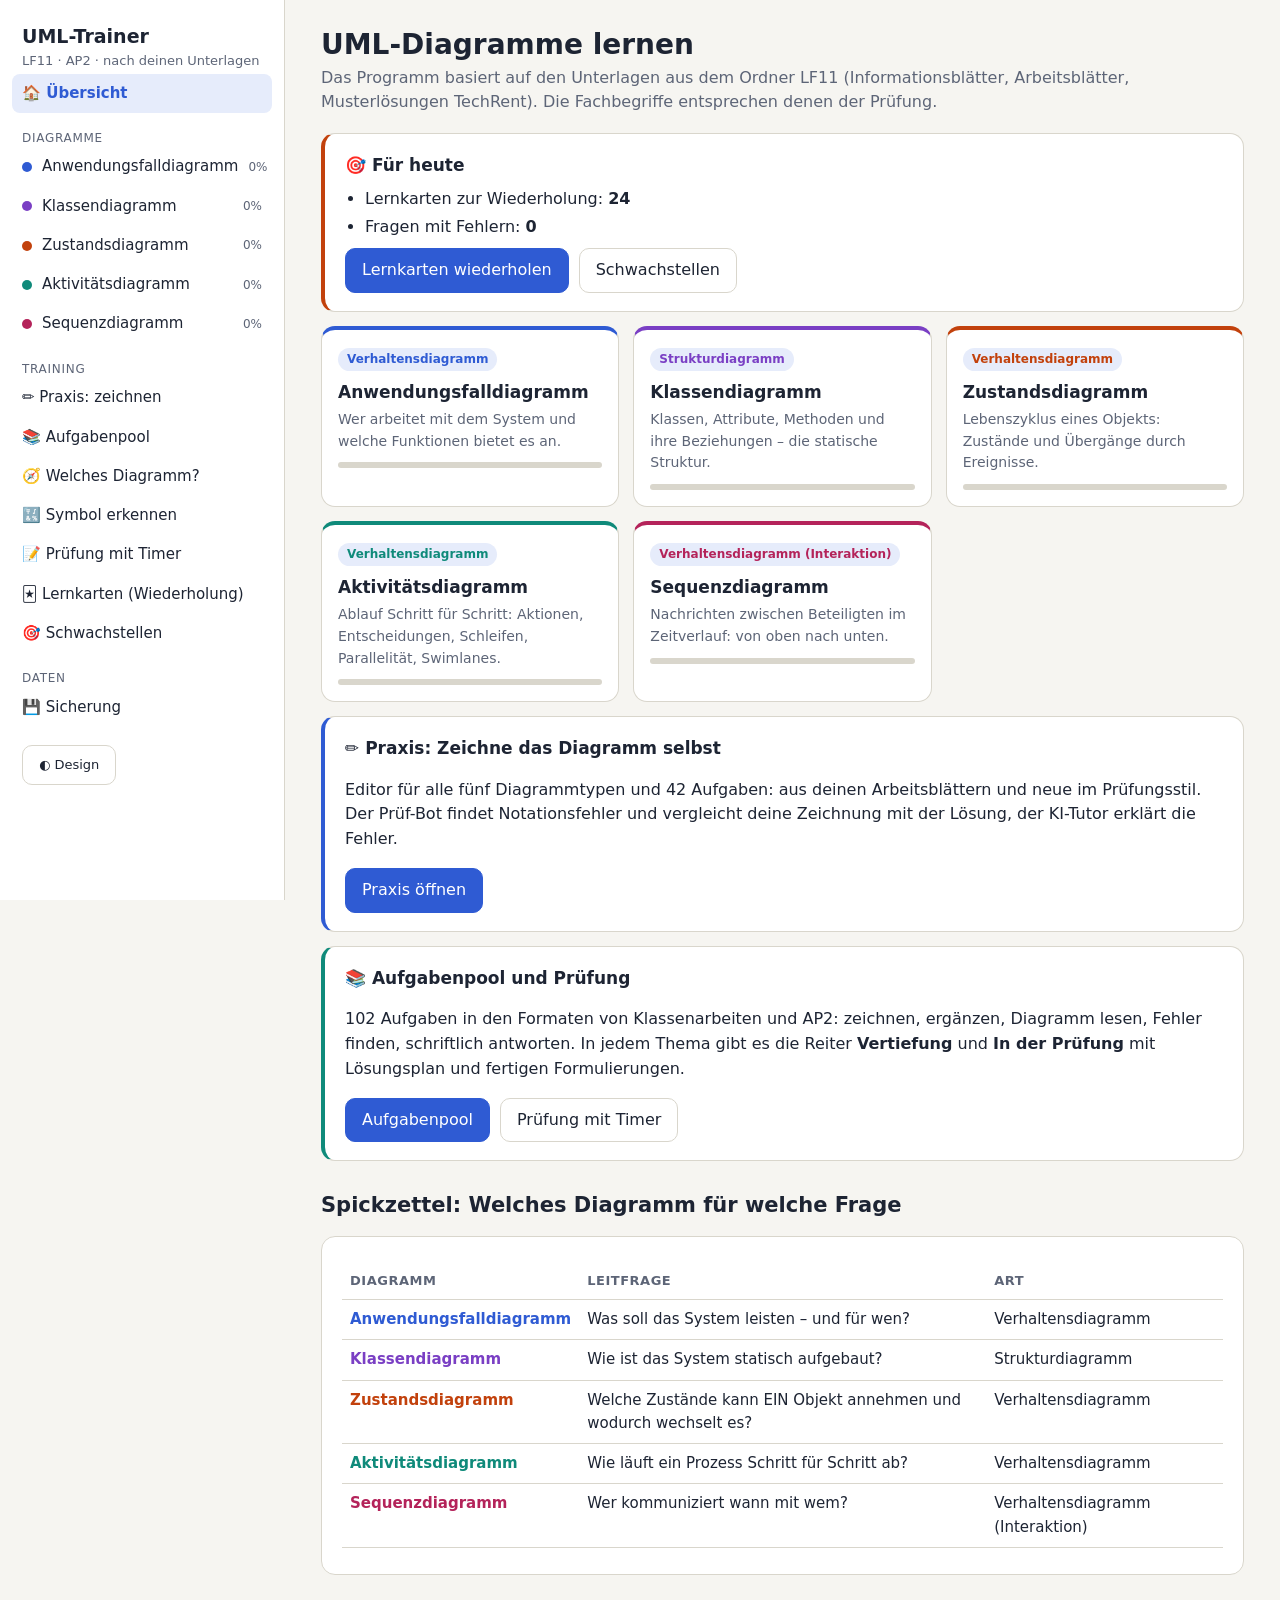
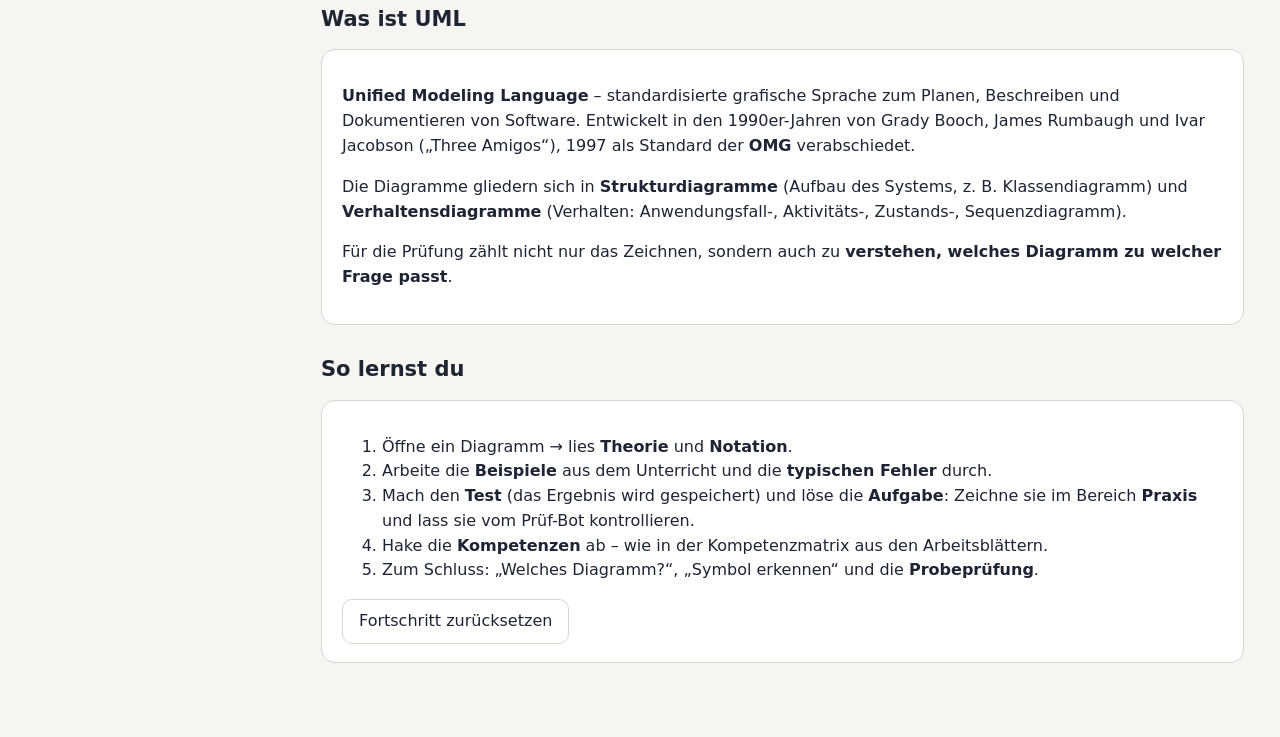
<file: index.html>
<!doctype html>
<html lang="de">
<head>
<meta charset="utf-8">
<meta name="viewport" content="width=device-width,initial-scale=1">
<title>UML-Trainer</title>
<!-- Startseite für GitHub Pages: leitet sofort auf die eigentliche App weiter -->
<meta http-equiv="refresh" content="0; url=UML-Trainer.html">
</head>
<body>
<!-- Ersatzlink, falls der Browser die automatische Weiterleitung blockiert -->
<p><a href="UML-Trainer.html">UML-Trainer öffnen</a></p>
</body>
</html>
</file>
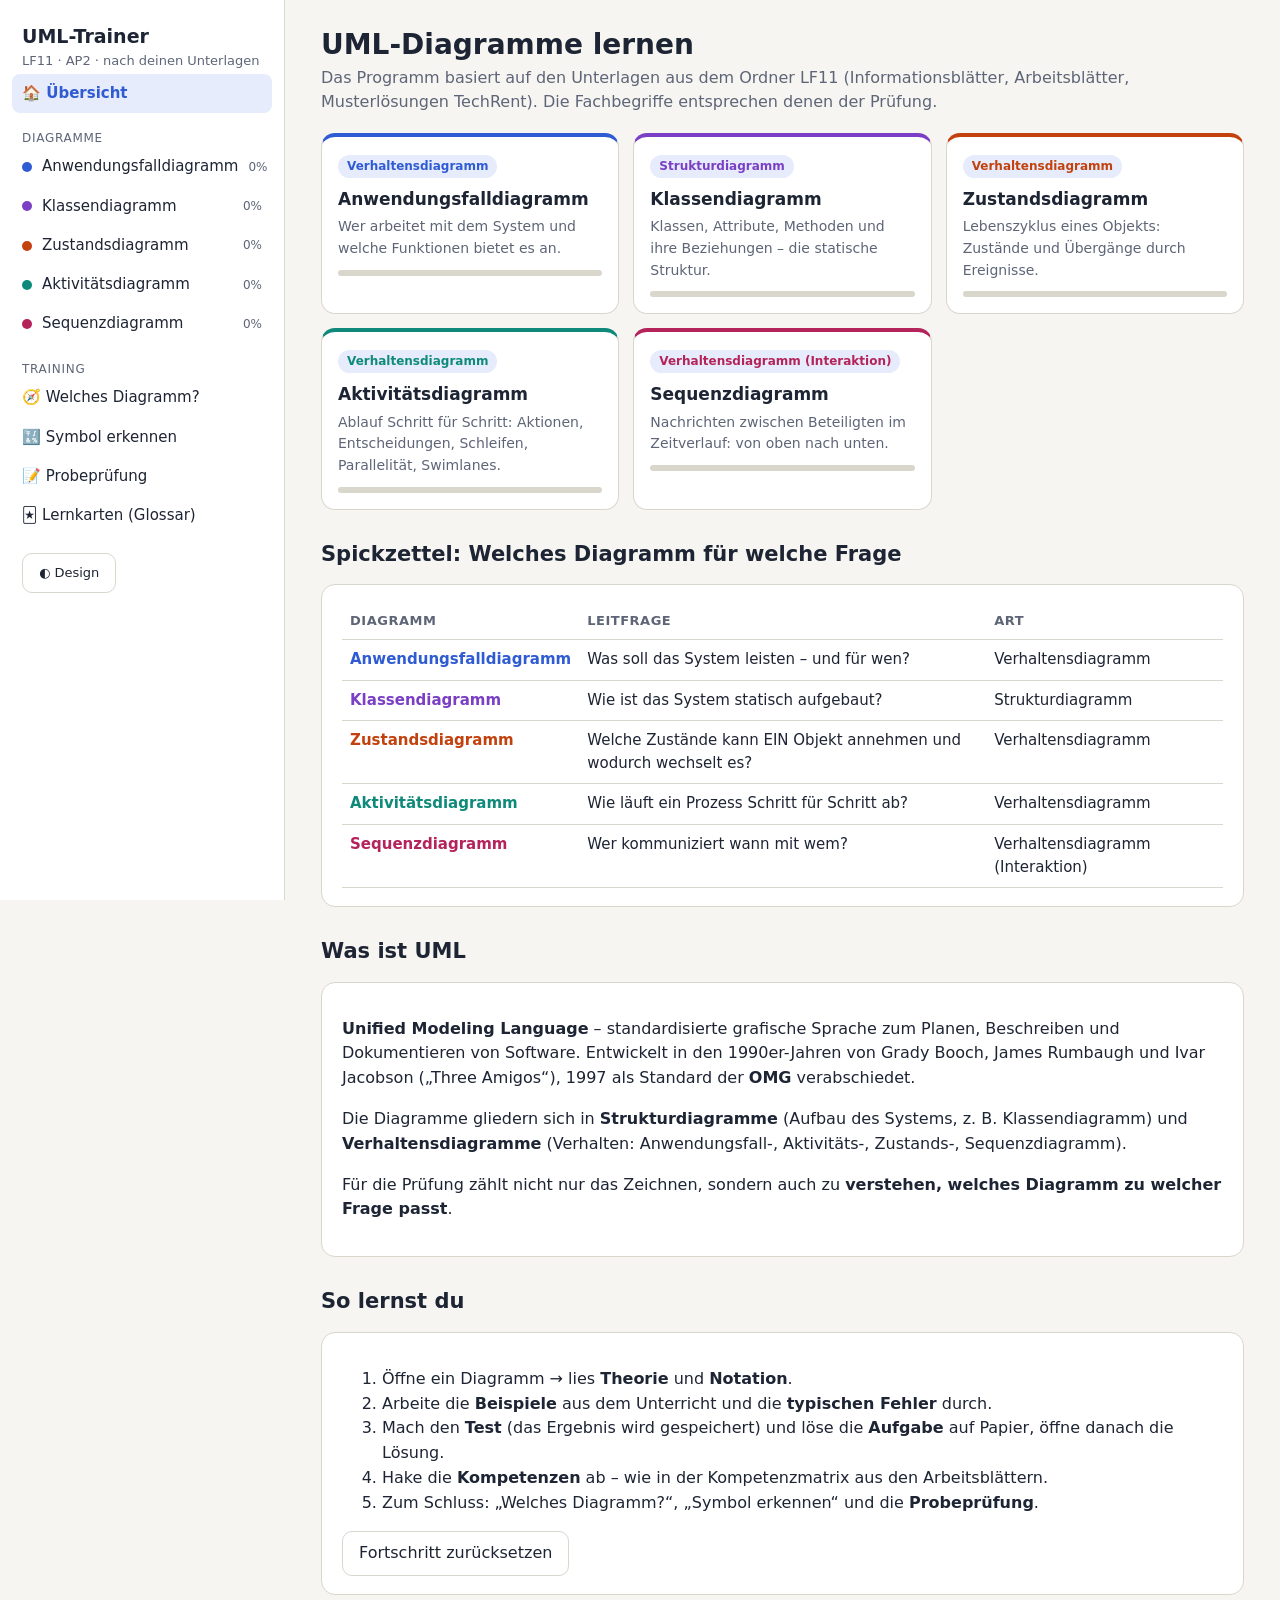
<file: src/template.html>
<!doctype html>
<html lang="de">
<head>
<meta charset="utf-8">
<meta name="viewport" content="width=device-width, initial-scale=1">
<title>UML-Trainer LF11</title>
<style>
:root{
  --bg:#f6f5f1; --card:#ffffff; --ink:#1d2433; --muted:#5d6577; --line:#d9d6cc;
  --accent:#2f5bd3; --accent-soft:#e6ecfb; --ok:#1f8a4c; --ok-soft:#e3f4ea; --bad:#c23b3b; --bad-soft:#fbe7e7;
  --warn:#9a6a00; --warn-soft:#fbf1d6; --code:#f0eee7;
  --uc:#2f5bd3; --cl:#7a3fc4; --st:#c2410c; --ac:#0f8a7a; --sq:#b4235a;
}
@media (prefers-color-scheme: dark){
  :root:not([data-theme="light"]){
    --bg:#14161c; --card:#1d2029; --ink:#e7e9ef; --muted:#a0a6b5; --line:#343846;
    --accent:#7d9cff; --accent-soft:#232c45; --ok:#4cc483; --ok-soft:#18301f; --bad:#ff7a7a; --bad-soft:#3a1d1f;
    --warn:#e6b84a; --warn-soft:#352c14; --code:#262a35;
    --uc:#7d9cff; --cl:#b98cf5; --st:#f08a54; --ac:#3fc9b5; --sq:#f06b9b;
  }
}
:root[data-theme="dark"]{
  --bg:#14161c; --card:#1d2029; --ink:#e7e9ef; --muted:#a0a6b5; --line:#343846;
  --accent:#7d9cff; --accent-soft:#232c45; --ok:#4cc483; --ok-soft:#18301f; --bad:#ff7a7a; --bad-soft:#3a1d1f;
  --warn:#e6b84a; --warn-soft:#352c14; --code:#262a35;
  --uc:#7d9cff; --cl:#b98cf5; --st:#f08a54; --ac:#3fc9b5; --sq:#f06b9b;
}
*{box-sizing:border-box}
html,body{margin:0}
body{background:var(--bg);color:var(--ink);font:16px/1.55 system-ui,-apple-system,"Segoe UI",Roboto,sans-serif}
a{color:var(--accent)}
.app{display:grid;grid-template-columns:285px 1fr;min-height:100vh}
nav.side{background:var(--card);border-right:1px solid var(--line);padding:18px 12px;position:sticky;top:0;height:100vh;overflow:auto}
.brand{font-weight:750;font-size:19px;padding:4px 10px 2px}
.brand small{display:block;font-weight:500;font-size:13px;color:var(--muted)}
.navgroup{margin-top:16px;font-size:12px;text-transform:uppercase;letter-spacing:.06em;color:var(--muted);padding:0 10px}
.navbtn{display:flex;align-items:center;gap:10px;width:100%;text-align:left;border:0;background:none;color:var(--ink);padding:8px 10px;border-radius:8px;font:inherit;font-size:15px;cursor:pointer}
.navbtn:hover{background:var(--accent-soft)}
.navbtn.active{background:var(--accent-soft);color:var(--accent);font-weight:650}
.dot{width:10px;height:10px;border-radius:50%;flex:none}
.navbtn .pct{margin-left:auto;font-size:12px;color:var(--muted)}
main{padding:28px 36px 60px;max-width:1080px;width:100%}
h1{font-size:28px;margin:0 0 4px;line-height:1.2}
h2{font-size:21px;margin:28px 0 10px}
h3{font-size:17px;margin:20px 0 8px}
.sub{color:var(--muted);margin:0 0 18px}
.card{background:var(--card);border:1px solid var(--line);border-radius:14px;padding:18px 20px;margin:14px 0}
.grid{display:grid;gap:14px;grid-template-columns:repeat(auto-fill,minmax(230px,1fr))}
.tile{background:var(--card);border:1px solid var(--line);border-radius:14px;padding:16px;cursor:pointer;border-top:4px solid var(--c,var(--accent));transition:transform .1s}
.tile:hover{transform:translateY(-2px)}
.tile h3{margin:0 0 4px}
.tile p{margin:0;color:var(--muted);font-size:14px}
.bar{height:6px;background:var(--line);border-radius:4px;overflow:hidden;margin-top:10px}
.bar>i{display:block;height:100%;background:var(--c,var(--accent))}
.tabs{display:flex;gap:6px;flex-wrap:wrap;border-bottom:1px solid var(--line);margin:16px 0 4px}
.tab{border:0;background:none;font:inherit;padding:9px 14px;cursor:pointer;color:var(--muted);border-bottom:3px solid transparent;margin-bottom:-1px}
.tab.active{color:var(--ink);border-color:var(--c,var(--accent));font-weight:650}
.lead{font-size:17px}
.de{font-weight:650}
.q-box{border-left:4px solid var(--c,var(--accent));background:var(--accent-soft);padding:10px 14px;border-radius:0 10px 10px 0;margin:12px 0}
table{border-collapse:collapse;width:100%;font-size:15px}
th,td{border-bottom:1px solid var(--line);padding:8px 8px;text-align:left;vertical-align:top}
th{color:var(--muted);font-weight:600;font-size:13px;text-transform:uppercase;letter-spacing:.04em}
code,.mono{font-family:ui-monospace,SFMono-Regular,Consolas,monospace;background:var(--code);padding:1px 5px;border-radius:5px;font-size:.92em}
.notation{display:grid;grid-template-columns:repeat(auto-fill,minmax(250px,1fr));gap:12px}
.nitem{background:var(--card);border:1px solid var(--line);border-radius:12px;padding:12px;display:flex;flex-direction:column;gap:10px}
.nitem svg{width:100%;height:auto;aspect-ratio:150/66;max-height:130px;background:var(--bg);border-radius:8px}
.nitem b{display:block}
.nitem span{font-size:14px;color:var(--muted)}
svg.sym text{fill:var(--ink);stroke:none;font-family:system-ui,sans-serif}
svg .s{stroke:var(--ink);fill:none;stroke-width:1.4}
svg .d{stroke-dasharray:5 3}
svg .f{fill:var(--ink);stroke:var(--ink)}
svg .w{fill:var(--card);stroke:var(--ink);stroke-width:1.4}
svg .acc{fill:var(--accent);stroke:none}
marker .mk{stroke:var(--ink);fill:none;stroke-width:1.3}
marker .mkf{fill:var(--ink);stroke:var(--ink)}
marker .mkw{fill:var(--card);stroke:var(--ink);stroke-width:1.3}
.figure{background:#fff;border:1px solid var(--line);border-radius:12px;padding:10px;margin:12px 0;text-align:center}
.figure img{max-width:100%;height:auto;cursor:zoom-in}
.figcap{font-size:13px;color:var(--muted);margin-top:6px;text-align:center}
.bigsvg{background:var(--card);border:1px solid var(--line);border-radius:12px;padding:10px;margin:12px 0;overflow-x:auto}
.bigsvg svg{display:block;margin:auto;max-width:100%;height:auto}
.mist{display:grid;gap:10px}
.mrow{display:grid;grid-template-columns:1fr 1fr;gap:10px}
.mbad{background:var(--bad-soft);border-radius:10px;padding:10px 12px}
.mgood{background:var(--ok-soft);border-radius:10px;padding:10px 12px}
.mbad b{color:var(--bad)} .mgood b{color:var(--ok)}
.btn{border:1px solid var(--line);background:var(--card);color:var(--ink);font:inherit;padding:9px 16px;border-radius:10px;cursor:pointer}
.btn:hover{border-color:var(--accent)}
.btn.primary{background:var(--accent);color:#fff;border-color:var(--accent)}
.btn:disabled{opacity:.5;cursor:default}
.opts{display:grid;gap:8px;margin:12px 0}
.opt{text-align:left;border:1px solid var(--line);background:var(--card);color:var(--ink);font:inherit;padding:11px 14px;border-radius:10px;cursor:pointer}
.opt:hover:not(:disabled){border-color:var(--accent)}
.opt.ok{background:var(--ok-soft);border-color:var(--ok)}
.opt.bad{background:var(--bad-soft);border-color:var(--bad)}
.opt:disabled{cursor:default}
.expl{padding:10px 14px;border-radius:10px;background:var(--warn-soft);margin-top:8px}
.qhead{display:flex;justify-content:space-between;color:var(--muted);font-size:14px}
.qtext{font-size:18px;font-weight:600;margin:6px 0}
.qsvg{background:var(--bg);border-radius:10px;padding:10px;display:flex;justify-content:center;margin:10px 0}
.qsvg svg{width:260px;height:115px}
.result{text-align:center;padding:26px}
.result .big{font-size:46px;font-weight:800}
.chk{display:flex;gap:10px;align-items:flex-start;padding:7px 0;border-bottom:1px solid var(--line);cursor:pointer}
.chk input{margin-top:4px;width:18px;height:18px;flex:none}
.sol{display:none}
.sol.show{display:block}
.flash{perspective:900px;max-width:520px;margin:16px auto}
.flash-inner{position:relative;height:230px;transition:transform .45s;transform-style:preserve-3d;cursor:pointer}
.flash.flipped .flash-inner{transform:rotateY(180deg)}
.face{position:absolute;inset:0;backface-visibility:hidden;background:var(--card);border:1px solid var(--line);border-radius:16px;display:flex;flex-direction:column;align-items:center;justify-content:center;padding:20px;text-align:center}
.face.back{transform:rotateY(180deg)}
.face .t{font-size:24px;font-weight:750}
.face .h{color:var(--muted);font-size:13px;margin-top:10px}
.row{display:flex;gap:10px;flex-wrap:wrap;align-items:center}
.pill{display:inline-block;font-size:12px;padding:2px 9px;border-radius:20px;background:var(--accent-soft);color:var(--accent);font-weight:600}
.compare td:first-child{font-weight:650;white-space:nowrap}
#zoom{position:fixed;inset:0;background:rgba(0,0,0,.8);display:none;align-items:center;justify-content:center;z-index:50;padding:20px;cursor:zoom-out}
#zoom img{max-width:100%;max-height:100%;background:#fff;border-radius:8px}
.topbar{display:none}
.themebtn{margin:18px 10px 0;font-size:13px}
ul.clean{padding-left:20px;margin:6px 0}
ul.clean li{margin:4px 0}
.tip{background:var(--accent-soft);border-radius:10px;padding:10px 14px;margin:10px 0}
@media (max-width:820px){
  .app{grid-template-columns:1fr}
  nav.side{position:static;height:auto;border-right:0;border-bottom:1px solid var(--line);padding:10px 8px;display:flex;overflow-x:auto;gap:4px;white-space:nowrap}
  nav.side .brand,nav.side .navgroup,.themebtn{display:none}
  .navbtn{width:auto;flex:none;padding:8px 10px}
  .navbtn .pct{display:none}
  main{padding:18px 16px 50px}
  .mrow{grid-template-columns:1fr}
  h1{font-size:23px}
}
</style>
</head>
<body>
<svg width="0" height="0" style="position:absolute" aria-hidden="true">
  <defs>
    <marker id="aOpen" viewBox="0 0 12 12" refX="11" refY="6" markerWidth="10" markerHeight="10" orient="auto-start-reverse" markerUnits="userSpaceOnUse"><path class="mk" d="M1,1 L11,6 L1,11"/></marker>
    <marker id="aFill" viewBox="0 0 12 12" refX="11" refY="6" markerWidth="10" markerHeight="10" orient="auto-start-reverse" markerUnits="userSpaceOnUse"><path class="mkf" d="M1,1 L11,6 L1,11 Z"/></marker>
    <marker id="tri" viewBox="0 0 16 16" refX="15" refY="8" markerWidth="14" markerHeight="14" orient="auto-start-reverse" markerUnits="userSpaceOnUse"><path class="mkw" d="M1,1 L15,8 L1,15 Z"/></marker>
    <marker id="dia" viewBox="0 0 22 12" refX="1" refY="6" markerWidth="20" markerHeight="11" orient="auto" markerUnits="userSpaceOnUse"><path class="mkw" d="M1,6 L11,1 L21,6 L11,11 Z"/></marker>
    <marker id="diaF" viewBox="0 0 22 12" refX="1" refY="6" markerWidth="20" markerHeight="11" orient="auto" markerUnits="userSpaceOnUse"><path class="mkf" d="M1,6 L11,1 L21,6 L11,11 Z"/></marker>
  </defs>
</svg>
<div class="app">
  <nav class="side" id="nav"></nav>
  <main id="main"></main>
</div>
<div id="zoom" onclick="this.style.display='none'"><img alt=""></div>
<script>
const IMG = /*IMAGES*/{};

/* ---------- SVG-Hilfsfunktionen ---------- */
const sv=(inner,w=150,h=66)=>`<svg class="sym" viewBox="0 0 ${w} ${h}" xmlns="http://www.w3.org/2000/svg">${inner}</svg>`;
const T=(x,y,t,o={})=>`<text x="${x}" y="${y}" font-size="${o.fs||10}" text-anchor="${o.a||'middle'}" ${o.b?'font-weight="700"':''} ${o.i?'font-style="italic"':''} ${o.u?'text-decoration="underline"':''} ${o.c?`style="fill:var(--accent)"`:''}>${t}</text>`;
const L=(x1,y1,x2,y2,o={})=>`<line class="s ${o.d?'d':''}" x1="${x1}" y1="${y1}" x2="${x2}" y2="${y2}" ${o.e?`marker-end="url(#${o.e})"`:''} ${o.s?`marker-start="url(#${o.s})"`:''}/>`;
const P=(d,o={})=>`<path class="${o.cls||'s'} ${o.d?'d':''}" d="${d}" ${o.e?`marker-end="url(#${o.e})"`:''}/>`;
const actor=(x,y,s=1)=>`<g transform="translate(${x},${y}) scale(${s})"><circle class="w" cx="0" cy="0" r="6"/>${L(0,6,0,22)}${L(-10,12,10,12)}${L(0,22,-9,34)}${L(0,22,9,34)}</g>`;
const state=(x,y,w,h,t,fs=10)=>`<rect class="w" x="${x}" y="${y}" width="${w}" height="${h}" rx="9"/>${T(x+w/2,y+h/2+fs/3,t,{fs})}`;
const action=state;
const dmd=(x,y,r=9)=>`<path class="w" d="M${x},${y-r} L${x+r},${y} L${x},${y+r} L${x-r},${y} Z"/>`;
const start=(x,y,r=7)=>`<circle class="f" cx="${x}" cy="${y}" r="${r}"/>`;
const fin=(x,y)=>`<circle class="w" cx="${x}" cy="${y}" r="9"/><circle class="f" cx="${x}" cy="${y}" r="5"/>`;
const frag=(op,guard,x=12,y=6,w=126,h=54,sep=false,g2='')=>`<rect class="s" x="${x}" y="${y}" width="${w}" height="${h}"/><path class="w" d="M${x},${y} h30 v9 l-5,5 h-25 Z"/>${T(x+13,y+11,op,{fs:9,b:1})}${T(x+36,y+12,guard,{fs:8,a:'start',c:1})}${sep?L(x,y+h/2+4,x+w,y+h/2+4,{d:1})+T(x+5,y+h/2+15,g2,{fs:8,a:'start',c:1}):''}`;
const lifeline=(x,y,t,len=40)=>`<rect class="w" x="${x-26}" y="${y}" width="52" height="16"/>${T(x,y+11,t,{fs:9,u:1})}${L(x,y+16,x,y+16+len,{d:1})}`;

/* ---------- DATEN ---------- */
const MODULES=[
/* ================= ANWENDUNGSFALLDIAGRAMM ================= */
{id:'uc',color:'var(--uc)',de:'Anwendungsfalldiagramm',en:'Use-Case-Diagramm',ru:'Use Case Diagram',
 type:'Verhaltensdiagramm',leit:'Was soll das System leisten – und für wen?',
 short:'Wer arbeitet mit dem System und welche Funktionen bietet es an.',
 theory:`
<p class="lead">Ein <span class="de">Anwendungsfalldiagramm</span> zeigt das <b>funktionale Verhalten</b> eines Systems aus Sicht der externen <span class="de">Akteure</span>: <i>was</i> das System leistet und <i>für wen</i>. Interne Logik und Technik werden nicht dargestellt.</p>
<div class="q-box"><b>Leitfrage:</b> Was soll das System leisten – und für wen? <br><b>Achtung:</b> Das Diagramm zeigt <u>keine</u> zeitliche Reihenfolge, keine Schleifen und keine Bedingungen!</div>
<h3>Wozu es dient (Ziele und Zwecke)</h3>
<ul class="clean">
<li><span class="de">Fachliche Anforderungserhebung</span> – Anforderungen aus Sicht von Auftraggeber und Benutzern erfassen.</li>
<li><span class="de">Systemkontext &amp; Systemgrenze</span> – was gehört zur Entwicklung und wer interagiert von außen.</li>
<li><span class="de">Kommunikationsbasis</span> – verständlich für Auftraggeber, Analysten und Architekten.</li>
<li>Abgrenzung: Detaillierte Schritte werden in <b>Aktivitäts-</b> oder <b>Sequenzdiagrammen</b> beschrieben.</li>
</ul>
<h3>Die wichtigsten Regeln</h3>
<ul class="clean">
<li><b>Akteur</b> = eine <u>Rolle</u>, keine konkrete Person (Kunde, Mitarbeiter, Bank-System, Timer). Primärakteure stehen meist links, Sekundärakteure rechts.</li>
<li>Alle <b>Use Cases</b> liegen innerhalb des Rechtecks <b>Systemgrenze</b>, alle <b>Akteure</b> außerhalb.</li>
<li>Name eines Use Case: <b>Substantiv + Verb im Infinitiv</b>: „Gerät reservieren“, „Konto verwalten“.</li>
<li>Ein Use Case ist eine abgeschlossene, für den Akteur nützliche Aufgabe, nicht „Button klicken“.</li>
</ul>
<h3>«include» vs. «extend» – das Wichtigste für die Prüfung</h3>
<table class="compare">
<tr><th></th><th>«include»</th><th>«extend»</th></tr>
<tr><td>Bedeutung</td><td>verpflichtender Teil: wird <b>immer</b> ausgeführt</td><td>optionale/bedingte Erweiterung: <b>kann</b> ausgeführt werden</td></tr>
<tr><td>Pfeil</td><td>vom <b>Basis</b>-UC → zum eingebundenen UC</td><td>vom <b>erweiternden</b> UC → zum Basis-UC</td></tr>
<tr><td>Linie</td><td colspan="2">gestrichelte Linie mit offener Pfeilspitze + Stereotyp</td></tr>
<tr><td>Beispiel</td><td>„Überweisung tätigen“ → «include» → „PIN/TAN prüfen“</td><td>„Quittung drucken“ → «extend» → „Geld abheben“</td></tr>
<tr><td>Wofür</td><td>gemeinsamen Schritt auslagern (z. B. Anmelden) und wiederverwenden</td><td>Sonderfälle, Zusatzleistungen, Fehlerbehandlung</td></tr>
</table>
<div class="tip">💡 Merkhilfe: <b>include</b> – „ich <u>binde</u> ihn in mich ein“ (Pfeil geht von mir weg). <b>extend</b> – „ich <u>erweitere</u> ihn“ (Pfeil von der Erweiterung zur Basis).</div>
<h3>Condition und Extension Point</h3>
<p>An ein «extend» kann man eine Notiz mit der Bedingung hängen: <code>Condition: {Gerät beschädigt}</code>. Die <span class="de">Erweiterungsstelle (Extension Point)</span> wird im Basis-UC unter einem Strich notiert (<code>extension points: Schaden erfassen</code>) und zeigt, <i>wo</i> erweitert werden kann.</p>
<h3>Generalisierung</h3>
<p>Vererbung zwischen <b>Akteuren</b> (Administrator erbt alle Use Cases vom Benutzer) oder zwischen <b>Use Cases</b> (abstrakt „Zahlung leisten“ → „Kreditkartenzahlung“, „PayPal-Zahlung“). Durchgezogene Linie mit <b>leerem Dreieck zum allgemeinen</b> Element. Ein <span class="de">Abstrakter Use Case</span> wird nicht selbst ausgeführt – ausgeführt wird nur seine konkrete Spezialisierung.</p>`,
 notation:[
  {n:'Systemgrenze',d:'Rechteck mit dem Systemnamen. Use Cases innen, Akteure außen.',s:sv(`<rect class="s" x="12" y="8" width="126" height="50"/>${T(18,22,'System',{a:'start',b:1})}`)},
  {n:'Akteur',d:'Rolle (Mensch, externes System, Timer), die mit dem System interagiert.',s:sv(`${actor(75,12)}${T(75,62,'Kunde',{fs:9})}`)},
  {n:'Anwendungsfall (Use Case)',d:'Ellipse. Abgeschlossene, nützliche Aufgabe: Substantiv + Verb.',s:sv(`<ellipse class="w" cx="75" cy="33" rx="62" ry="20"/>${T(75,37,'Gerät reservieren')}`)},
  {n:'Assoziation',d:'Durchgezogene Linie zwischen Akteur und Use Case: ist beteiligt / interagiert.',s:sv(`${actor(20,14,.8)}${L(32,30,80,30)}<ellipse class="w" cx="112" cy="30" rx="32" ry="13"/>${T(112,33,'Anmelden',{fs:8})}`)},
  {n:'«include»',d:'Verpflichtendes Einbinden. Pfeil vom Basis-UC zum eingebundenen UC.',s:sv(`<ellipse class="w" cx="30" cy="40" rx="26" ry="12"/>${T(30,43,'A',{b:1})}<ellipse class="w" cx="120" cy="40" rx="26" ry="12"/>${T(120,43,'B',{b:1})}${L(57,40,93,40,{d:1,e:'aOpen'})}${T(75,24,'«include»',{fs:9})}`)},
  {n:'«extend»',d:'Optionale Erweiterung. Pfeil vom erweiternden UC zum Basis-UC.',s:sv(`<ellipse class="w" cx="30" cy="40" rx="26" ry="12"/>${T(30,43,'A',{b:1})}<ellipse class="w" cx="120" cy="40" rx="26" ry="12"/>${T(120,43,'B',{b:1})}${L(93,40,57,40,{d:1,e:'aOpen'})}${T(75,24,'«extend»',{fs:9})}`)},
  {n:'Generalisierung (UC)',d:'Vererbung: durchgezogene Linie, leeres Dreieck zum allgemeinen Element.',s:sv(`${actor(28,12,.75)}${T(28,58,'Admin',{fs:8})}${actor(122,12,.75)}${T(122,58,'Benutzer',{fs:8})}${L(42,30,106,30,{e:'tri'})}`)},
  {n:'Condition (Notiz)',d:'Notiz mit der Bedingung für «extend»: Condition: {Bedingung}.',s:sv(`<path class="w" d="M20,8 h96 l12,12 v38 h-108 Z"/>${P('M116,8 v12 h12')}${T(28,28,'Condition:',{a:'start',fs:9})}${T(28,44,'{Platz vermietet}',{a:'start',fs:9})}`)}
 ],
 examples:[
  {img:'uc_techrent',title:'TechRent – Geräteverleihsoftware (Musterlösung)',cap:'Beachte: zwei «include» zu „Anmelden“, zwei «extend» mit Condition und Extension Point.'},
  {img:'uc_banking',title:'Banking-App',cap:'Das «include» „Ausreichende Mittel prüfen“ wird zweimal wiederverwendet; Generalisierung bei „Zahlung leisten“; Bank ist Sekundärakteur rechts.'},
  {img:'uc_liegeplatz',title:'Modul für Liegeplatzverwaltung',cap:'Planungsmitarbeiter erbt von Mitarbeiter (Generalisierung zwischen Akteuren).'},
  {img:'uc_schluessel',title:'Schlüsselsystem',cap:'Administrator ist eine Spezialisierung von Mitarbeiter: kann alles, was ein Mitarbeiter kann, plus „Türschloss programmieren“.'},
  {img:'uc_rechnung',title:'Modul Rechnungserfassung',cap:'Kette von «extend»: „drucken“ erweitert „ansehen“, und „ansehen“ erweitert „eingeben“.'}
 ],
 mistakes:[
  ['Zu kleinteilig: „Button klicken“, „Textfeld ausfüllen“','Use Case = abgeschlossenes, nützliches Ziel: „Gerät reservieren“'],
  ['Pfeile als „danach kommt…“ (Workflow)','Das Use-Case-Diagramm zeigt keine Reihenfolge. Für Reihenfolge → Aktivitätsdiagramm'],
  ['Verdrehte Pfeile bei include/extend','«include» → zum benötigten Teil; «extend» → zurück zum Basis-UC'],
  ['Akteur innerhalb der Systemgrenze','Akteure stehen immer außerhalb des Rechtecks'],
  ['Akteur = konkrete Person „Herr Müller“','Akteur = Rolle: „Mitarbeiter“, „Kunde“']
 ],
 quiz:[
  {q:'Was zeigt ein Anwendungsfalldiagramm?',o:['Welche Funktionen das System externen Akteuren bereitstellt','In welcher Reihenfolge die Schritte eines Prozesses ablaufen','Welche Attribute die Klassen haben','Welche Nachrichten Objekte austauschen'],a:0,e:'Das Use-Case-Diagramm beschreibt das funktionale Verhalten („was“) aus Sicht der Akteure – ohne Reihenfolge und ohne Technik.'},
  {q:'Wohin zeigt der Pfeil bei «include»?',o:['Vom Basis-Use-Case zum eingebundenen Use Case','Vom eingebundenen zum Basis-Use-Case','Vom Akteur zum Use Case','Er hat keine Richtung'],a:0,e:'Zum Beispiel: „Gerät reservieren“ → «include» → „Anmelden“.'},
  {q:'Wohin zeigt der Pfeil bei «extend»?',o:['Vom erweiternden Use Case zum Basis-Use-Case','Vom Basis-Use-Case zum erweiternden','Immer nach oben','Vom Akteur zum System'],a:0,e:'„Quittung drucken“ → «extend» → „Geld abheben“: Der Pfeil zeigt auf den Basisfall.'},
  {q:'„Beim Geld abheben kann der Kunde optional eine Quittung drucken.“ Welche Beziehung?',o:['«extend»','«include»','Generalisierung','Assoziation'],a:0,e:'Optional/unter Bedingung → «extend».'},
  {q:'„Jede Überweisung erfordert immer eine TAN-Prüfung.“ Welche Beziehung?',o:['«include»','«extend»','Generalisierung','Aggregation'],a:0,e:'„immer“ – verpflichtender Teil → «include».'},
  {q:'„Ein Administrator kann alles, was ein Benutzer kann, und zusätzlich Benutzer verwalten.“ Wie modelliert man das?',o:['Generalisierung: Administrator → Benutzer (Dreieck bei Benutzer)','«include» von Administrator zu Benutzer','Zwei getrennte Assoziationen ohne Beziehung','Administrator innerhalb des Systems'],a:0,e:'Akteur-Generalisierung: Der spezialisierte Akteur erbt alle Use Cases des allgemeinen.'},
  {q:'Wo stehen die Akteure?',o:['Immer außerhalb der Systemgrenze','Innerhalb des Systems','Beliebig','Nur rechts'],a:0,e:'Akteure sind die äußere Umgebung. Alle Use Cases innen, alle Akteure außen.'},
  {q:'Welcher Name für einen Use Case ist korrekt?',o:['Gerät reservieren','Reservierung','Button „OK“ klicken','Herr Müller'],a:0,e:'Ein Use Case wird mit Substantiv + Verb im Infinitiv benannt und muss eine abgeschlossene Aufgabe sein.'},
  {q:'Wer oder was kann ein Akteur sein?',o:['Menschliche Rolle, externes System oder Timer','Nur ein Mensch','Nur eine Klasse im Code','Nur eine Datenbank innerhalb des Systems'],a:0,e:'Akteur = Rolle: Mensch, externes Nachbarsystem oder zeitgesteuerter Impulsgeber.'},
  {q:'Was ist ein abstrakter Use Case (z. B. „Zahlung leisten“)?',o:['Verallgemeinertes Verhalten, wird selbst nicht ausgeführt; ausgeführt werden die Spezialisierungen','Ein Use Case, den niemand verwendet','Ein Use Case ohne Akteur','Ein Modellierungsfehler'],a:0,e:'Ausgeführt wird die konkrete Spezialisierung: Kreditkartenzahlung oder PayPal-Zahlung.'},
  {q:'Was kann ein Use-Case-Diagramm NICHT zeigen?',o:['Zeitliche Reihenfolge, Schleifen und Bedingungen','Akteure','Die Systemgrenze','Die Funktionen des Systems'],a:0,e:'Für Reihenfolge/Bedingungen → Aktivitätsdiagramm, für Nachrichten im Zeitverlauf → Sequenzdiagramm.'},
  {q:'Wie notiert man die Bedingung bei «extend» richtig?',o:['Condition: {Gerät beschädigt}','[Gerät beschädigt]','if Gerät beschädigt','«Gerät beschädigt»'],a:0,e:'Laut Unterlagen: Notiz mit „Condition:“ und der Bedingung in geschweiften Klammern {…}.'}
 ],
 tasks:[
  {t:'TechRent – Anforderungen modellieren',text:`<p>Aus dem Kundengespräch (Herr Müller, TechRent GmbH):</p><ul class="clean"><li>Kunden sollen sich <b>anmelden</b> und verfügbare Geräte <b>suchen</b> können. Gefundene Geräte sollen sie für einen Zeitraum <b>reservieren</b> können.</li><li>Kunden können ihre <b>Reservierungen einsehen</b> und – solange das Gerät noch nicht ausgegeben ist – <b>stornieren</b>.</li><li>Die <b>Ausgabe</b> erfolgt vor Ort durch einen Mitarbeiter, der dabei die <b>Reservierung prüft</b>.</li><li>Die <b>Rückgabe</b> übernimmt ein Mitarbeiter; dabei wird der <b>Gerätezustand geprüft</b>. Ist das Gerät beschädigt, wird es <b>als defekt gekennzeichnet</b>.</li><li>Mitarbeiter können Geräte <b>anlegen</b> und <b>Gerätedaten bearbeiten</b>.</li></ul><p><b>Aufgabe:</b> Zeichne auf Papier ein Anwendungsfalldiagramm (Systemgrenze, Akteure, Use Cases, include/extend mit Condition). Vergleiche danach mit der Lösung.</p>`,sol:`<div class="figure"><img src="${'@@uc_techrent'}" alt="Lösung TechRent"></div><ul class="clean"><li>«include»: „Gerät reservieren“ und „Reservierungen einsehen“ → „Anmelden“; „Gerät ausgeben“ → „Reservierung prüfen“; „Gerät zurücknehmen“ → „Gerätezustand prüfen“ (immer).</li><li>«extend»: „Reservierung stornieren“ → „Reservierungen einsehen“ (Condition {nicht ausgegeben}); „Gerät als defekt kennzeichnen“ → „Gerät zurücknehmen“ (Condition {Gerät beschädigt}).</li></ul>`},
  {t:'Banking-App lesen',text:`<div class="figure"><img src="${'@@uc_banking'}" alt="Banking-App"></div><p>Beantworte mündlich:</p><ol><li>Was passiert immer bei „Anmelden“?</li><li>Was passiert nur manchmal?</li><li>Warum ist „Ausreichende Mittel prüfen“ ausgelagert?</li><li>Was bedeutet das Dreieck unter „Zahlung leisten“?</li></ol>`,sol:`<ol><li>„Passwort überprüfen“ («include» – immer).</li><li>„Anmeldefehler anzeigen“ («extend» – nur im Fehlerfall).</li><li>Das ist ein gemeinsamer Schritt für „Mittel übertragen“ und „Zahlung leisten“ – er wird über «include» wiederverwendet.</li><li>Generalisierung: „Vom Girokonto bezahlen“ und „Vom Sparguthaben bezahlen“ sind Spezialisierungen von (abstrakt) „Zahlung leisten“.</li></ol>`}
 ],
 comp:['… erklären, wofür ein Anwendungsfalldiagramm verwendet wird.','… Akteure aus einer Anforderung erkennen und korrekt darstellen.','… Anwendungsfälle ableiten und sinnvoll benennen.','… die Systemgrenze korrekt darstellen.','… Assoziationen korrekt darstellen.','… «include» und «extend» unterscheiden und sinnvoll einsetzen.','… Generalisierungen erkennen und korrekt darstellen.','… aus einer Kundenanforderung selbstständig ein vollständiges Diagramm erstellen.','… ein Diagramm auf typische Fehler prüfen und verbessern.','… erklären, was ein Anwendungsfalldiagramm nicht darstellen kann.']
},
/* ================= KLASSENDIAGRAMM ================= */
{id:'cl',color:'var(--cl)',de:'Klassendiagramm',en:'Class Diagram',ru:'Class Diagram',
 type:'Strukturdiagramm',leit:'Wie ist das System statisch aufgebaut?',
 short:'Klassen, Attribute, Methoden und ihre Beziehungen – die statische Struktur.',
 theory:`
<p class="lead">Ein <span class="de">Klassendiagramm</span> beschreibt die <b>statische Struktur</b> eines Systems: welche Klassen es gibt, ihre <span class="de">Attribute</span> und <span class="de">Methoden</span> und wie die Klassen zusammenhängen. Es ist der „Bauplan“ für die Programmierung.</p>
<div class="q-box"><b>Leitfrage:</b> Wie ist das System aufgebaut (Klassen, Attribute, Methoden, Beziehungen)?<br><b>Achtung:</b> Es zeigt nicht die zeitliche Reihenfolge der Methodenaufrufe.</div>
<h3>Klasse = Rechteck mit drei Bereichen</h3>
<ol><li><b>Name</b> (oben, fett)</li><li><b>Attribute</b>: <code>Sichtbarkeit name : Datentyp = Initialwert</code> → <code>- storniert : boolean = false</code></li><li><b>Methoden</b>: <code>Sichtbarkeit name(param : Typ) : Rückgabetyp</code> → <code>+ istVerfuegbar() : boolean</code></li></ol>
<h3>Sichtbarkeiten (Access Modifiers)</h3>
<table><tr><th>Zeichen</th><th>Name</th><th>Zugriff</th></tr>
<tr><td><code>+</code></td><td>public</td><td>von überall</td></tr>
<tr><td><code>-</code></td><td>private</td><td>nur innerhalb der eigenen Klasse (typisch für Attribute → Kapselung)</td></tr>
<tr><td><code>#</code></td><td>protected</td><td>Klasse und ihre Unterklassen</td></tr>
<tr><td><code>~</code></td><td>package</td><td>innerhalb desselben Pakets</td></tr></table>
<p><b>static</b> (Klassenattribut/-methode) → <u>unterstrichen</u>. <b>abstrakt</b> → <i>kursiv</i> oder <code>«abstract»</code>. <b>Interface</b> → <code>«interface»</code>, nur Methodensignaturen.</p>
<h3>Beziehungen</h3>
<table class="compare">
<tr><th>Beziehung</th><th>Darstellung</th><th>Bedeutung</th><th>Beispiel</th></tr>
<tr><td>Assoziation</td><td>durchgezogene Linie (Pfeil = Navigierbarkeit)</td><td>„kennt“</td><td>Kunde – Fahrzeug</td></tr>
<tr><td>Aggregation</td><td>leere Raute ◇ beim Ganzen</td><td>„hat Teile“, das Teil existiert auch allein</td><td>Fuhrpark ◇– Fahrzeug</td></tr>
<tr><td>Komposition</td><td>gefüllte Raute ◆ beim Ganzen</td><td>„besteht fest aus“, das Teil stirbt mit dem Ganzen</td><td>Haus ◆– Raum</td></tr>
<tr><td>Generalisierung</td><td>durchgezogene Linie, leeres Dreieck zur Oberklasse</td><td>„ist ein“ (extends)</td><td>Auto → Fahrzeug</td></tr>
<tr><td>Realisierung</td><td>gestrichelt, leeres Dreieck zum Interface</td><td>„setzt Vorgaben um“ (implements)</td><td>Auto ⇢ «interface» Mietbar</td></tr>
<tr><td>Abhängigkeit</td><td>gestrichelt mit offener Pfeilspitze</td><td>„verwendet“ kurzzeitig</td><td>Rechnung ⇢ Drucker</td></tr>
</table>
<div class="tip">💡 <b>Aggregation vs. Komposition</b> = Frage der Lebensdauer: Lösche ich das Ganze – verschwindet dann auch das Teil? Ja → Komposition (◆). Nein → Aggregation (◇).<br>💡 <b>Generalisierung vs. Realisierung</b>: Ich erbe Struktur und Verhalten (durchgezogen) vs. ich verpflichte mich, die Methoden des Interface umzusetzen (gestrichelt).</div>
<h3>Multiplizitäten</h3>
<table><tr><th>Notation</th><th>Bedeutung</th></tr>
<tr><td><code>1</code></td><td>genau eins (Pflicht)</td></tr>
<tr><td><code>0..1</code></td><td>null oder eins (optional)</td></tr>
<tr><td><code>0..*</code> oder <code>*</code></td><td>beliebig viele</td></tr>
<tr><td><code>1..*</code></td><td>mindestens eins</td></tr>
<tr><td><code>2..5</code></td><td>konkreter Bereich</td></tr></table>
<p>So liest man es: „Ein Kunde erstellt <b>0..*</b> Reservierungen, eine Reservierung gehört zu genau <b>1</b> Kunde.“ Die Zahl steht bei der <u>gegenüberliegenden</u> Klasse.</p>`,
 notation:[
  {n:'Klasse',d:'Drei Bereiche: Name, Attribute, Methoden.',s:sv(`<rect class="w" x="35" y="4" width="80" height="58"/>${L(35,18,115,18)}${L(35,40,115,40)}${T(75,14,'Kunde',{b:1,fs:9})}${T(39,29,'- name : String',{a:'start',fs:7.5})}${T(39,37,'- email : String',{a:'start',fs:7.5})}${T(39,53,'+ aendern() : void',{a:'start',fs:7.5})}`)},
  {n:'Sichtbarkeiten',d:'+ public, - private, # protected, ~ package.',s:sv(`${T(20,20,'+ public',{a:'start',fs:11})}${T(85,20,'- private',{a:'start',fs:11})}${T(20,48,'# protected',{a:'start',fs:11})}${T(85,48,'~ package',{a:'start',fs:11})}`)},
  {n:'Abstrakte Klasse',d:'Name kursiv oder «abstract». Es können keine Objekte erzeugt werden.',s:sv(`<rect class="w" x="35" y="8" width="80" height="50"/>${L(35,30,115,30)}${T(75,18,'«abstract»',{fs:8})}${T(75,27,'Gerät',{b:1,i:1,fs:9})}${T(39,45,'# status : String',{a:'start',fs:7.5})}`)},
  {n:'Interface',d:'«interface»: nur Methodensignaturen, kein Zustand.',s:sv(`<rect class="w" x="35" y="8" width="80" height="50"/>${L(35,30,115,30)}${T(75,18,'«interface»',{fs:8})}${T(75,27,'Mietbar',{b:1,fs:9})}${T(39,45,'+ mieten() : void',{a:'start',fs:7.5})}`)},
  {n:'Assoziation',d:'„kennt“. Durchgezogene Linie mit Multiplizitäten.',s:sv(`<rect class="w" x="4" y="22" width="38" height="20"/>${T(23,35,'Kunde',{fs:8})}<rect class="w" x="108" y="22" width="38" height="20"/>${T(127,35,'Auto',{fs:8})}${L(42,32,108,32)}${T(48,27,'1',{fs:8,a:'start'})}${T(102,27,'0..*',{fs:8,a:'end'})}${T(75,46,'leiht',{fs:8})}`)},
  {n:'Aggregation',d:'Leere Raute beim Ganzen. Das Teil existiert eigenständig.',s:sv(`<rect class="w" x="4" y="22" width="40" height="20"/>${T(24,35,'Fuhrpark',{fs:7.5})}<rect class="w" x="106" y="22" width="40" height="20"/>${T(126,35,'Fahrzeug',{fs:7.5})}${L(44,32,106,32,{s:'dia'})}`)},
  {n:'Komposition',d:'Gefüllte Raute beim Ganzen. Das Teil stirbt mit dem Ganzen.',s:sv(`<rect class="w" x="4" y="22" width="40" height="20"/>${T(24,35,'Haus',{fs:8})}<rect class="w" x="106" y="22" width="40" height="20"/>${T(126,35,'Raum',{fs:8})}${L(44,32,106,32,{s:'diaF'})}`)},
  {n:'Generalisierung (Vererbung)',d:'„ist ein“. Durchgezogene Linie, leeres Dreieck zur Oberklasse.',s:sv(`<rect class="w" x="55" y="4" width="40" height="18"/>${T(75,16,'Fahrzeug',{fs:7.5})}<rect class="w" x="55" y="44" width="40" height="18"/>${T(75,56,'Auto',{fs:8})}${L(75,44,75,22,{e:'tri'})}`)},
  {n:'Realisierung',d:'„implementiert“. Gestrichelt, leeres Dreieck zum Interface.',s:sv(`<rect class="w" x="50" y="4" width="50" height="18"/>${T(75,16,'«if» Mietbar',{fs:7.5})}<rect class="w" x="55" y="44" width="40" height="18"/>${T(75,56,'Auto',{fs:8})}${L(75,44,75,22,{e:'tri',d:1})}`)},
  {n:'Abhängigkeit (Dependency)',d:'„verwendet“ kurzzeitig (Parameter, lokale Variable). Gestrichelt, offene Pfeilspitze.',s:sv(`<rect class="w" x="4" y="22" width="40" height="20"/>${T(24,35,'Rechnung',{fs:7.5})}<rect class="w" x="106" y="22" width="40" height="20"/>${T(126,35,'Drucker',{fs:7.5})}${L(44,32,106,32,{d:1,e:'aOpen'})}`)}
 ],
 examples:[
  {img:'cl_techrent',title:'TechRent – Klassendiagramm (Musterlösung)',cap:'Laptop und Beamer erben von Gerät. Kunde 1 — 0..* Reservierung / Ausleihe; Gerät 1 — 0..* Reservierung / Ausleihe.'},
  {img:'cl_yacht',title:'Yachthafen – Einkaufslisten',cap:'Einkaufsliste ◇ Artikel (Aggregation: Der Artikel existiert auch ohne Liste). Kleidung ist ein Artikel (Generalisierung).'}
 ],
 mistakes:[
  ['Raute beim Teil (statt beim Ganzen)','Die Raute ◇/◆ steht immer beim <b>Ganzen</b>'],
  ['Komposition, obwohl das Teil allein existiert (Kunde ◆ Bestellung)','Das Teil überlebt das Ganze → Aggregation ◇'],
  ['Vererbungsdreieck bei der Unterklasse','Das Dreieck zeigt auf die <b>Oberklasse</b>'],
  ['Attribute public: + name','Attribute sind meist private (-), Zugriff über Methoden (Kapselung)'],
  ['Keine Typen: - name','Vollständige Notation: - name : String ; + stornieren() : void'],
  ['Versuch, die Reihenfolge von Aufrufen zu zeigen','Reihenfolge → Sequenzdiagramm, Abläufe → Aktivitätsdiagramm']
 ],
 quiz:[
  {q:'Aus welchen drei Bereichen besteht eine Klasse in UML?',o:['Name, Attribute, Methoden','Name, Zustände, Ereignisse','Akteur, Use Case, Systemgrenze','Lebenslinie, Nachricht, Antwort'],a:0,e:'Oben der Name, in der Mitte die Attribute, unten die Methoden.'},
  {q:'Was bedeutet „#“ vor einem Attribut?',o:['protected','private','public','package'],a:0,e:'# protected: Zugriff in der Klasse und in Unterklassen.'},
  {q:'Was bedeutet „~“?',o:['package','protected','static','abstract'],a:0,e:'~ package: Zugriff innerhalb desselben Pakets.'},
  {q:'Wie kennzeichnet man ein static-Attribut?',o:['Unterstrichen','Kursiv','Fett','Mit dem Zeichen *'],a:0,e:'Klassenattribute/-methoden werden unterstrichen: <u>- anzahlKunden : int</u>.'},
  {q:'Haus und Raum: Wird das Haus gelöscht, verschwinden auch die Räume. Welche Beziehung?',o:['Komposition (◆ bei Haus)','Aggregation (◇ bei Haus)','Generalisierung','Abhängigkeit'],a:0,e:'Die Existenz des Teils hängt vom Ganzen ab → Komposition.'},
  {q:'Fuhrpark und Fahrzeug: Der Fuhrpark wird aufgelöst, die Fahrzeuge bleiben. Beziehung?',o:['Aggregation (◇ bei Fuhrpark)','Komposition','Realisierung','Assoziation mit 0..0'],a:0,e:'Das Teil kann unabhängig existieren → Aggregation.'},
  {q:'„Ein Auto ist ein Fahrzeug.“ Welche Beziehung?',o:['Generalisierung','Komposition','Assoziation','Abhängigkeit'],a:0,e:'„ist ein“ = Vererbung, Dreieck bei Fahrzeug.'},
  {q:'Wie sieht eine Realisierung aus?',o:['Gestrichelt mit leerem Dreieck zum Interface','Durchgezogene Linie mit leerem Dreieck','Gestrichelt mit offener Pfeilspitze','Linie mit gefüllter Raute'],a:0,e:'Gestrichelt + Dreieck = implements.'},
  {q:'Rechnung verwendet Drucker nur als Methodenparameter. Beziehung?',o:['Abhängigkeit (Dependency)','Komposition','Aggregation','Generalisierung'],a:0,e:'Kurzzeitige Verwendung → gestrichelter Pfeil.'},
  {q:'Was bedeutet die Multiplizität „0..1“?',o:['Null oder eins (optional)','Genau eins','Mindestens eins','Beliebig viele'],a:0,e:'0..1 — optional.'},
  {q:'Welche Methodennotation ist nach UML korrekt?',o:['+ stornieren() : void','void stornieren()','stornieren: void +','+ void : stornieren()'],a:0,e:'Sichtbarkeit name(Parameter : Typ) : Rückgabetyp.'},
  {q:'Welche Attributnotation ist korrekt?',o:['- storniert : boolean = false','boolean storniert = false -','- boolean : storniert','storniert(boolean)'],a:0,e:'Sichtbarkeit name : Datentyp = Initialwert.'},
  {q:'Was zeigt ein Klassendiagramm NICHT?',o:['Die zeitliche Reihenfolge der Methodenaufrufe','Attribute','Beziehungen zwischen Klassen','Sichtbarkeiten'],a:0,e:'Das Klassendiagramm ist statisch. Dynamik → Sequenz-/Aktivitäts-/Zustandsdiagramm.'},
  {q:'Kunde 1 —— 0..* Reservierung. Wie liest man das?',o:['Ein Kunde hat 0..* Reservierungen; jede Reservierung gehört zu genau einem Kunde','Jede Reservierung hat 0..* Kunden','Ein Kunde hat genau eine Reservierung','Die Beziehung ist auf beiden Seiten optional'],a:0,e:'Die Multiplizität liest man am gegenüberliegenden Ende.'}
 ],
 tasks:[
  {t:'TechRent – Klassendiagramm erstellen',text:`<p>Aus dem Gespräch:</p><ul class="clean"><li>Kunde: eindeutige Kundennummer, Name, E-Mail; Kontaktdaten sollen geändert werden können.</li><li>Gerät: Inventarnummer, Hersteller, Modell, Status; die Software soll prüfen können, ob ein Gerät verfügbar ist.</li><li>Laptop: zusätzlich Arbeitsspeicher und Displaygröße. Beamer: Lichtstärke (Lumen) und Auflösung. Später weitere Gerätearten möglich.</li><li>Reservierung: welcher Kunde welches Gerät, Beginn und Ende; anlegen und stornieren.</li><li>Ausleihe: Ausleihdatum, geplanter Rückgabetermin, tatsächliches Rückgabedatum.</li><li>Ein Kunde kann mehrere Reservierungen/Ausleihen haben; ein Gerät kann mehrfach reserviert/ausgeliehen werden; eine Reservierung/Ausleihe bezieht sich auf genau einen Kunden und ein Gerät.</li></ul><p><b>Aufgabe:</b> Klassen, Attribute mit Typen und Sichtbarkeit, Methoden, Beziehungen und Multiplizitäten.</p>`,sol:`<div class="figure"><img src="${'@@cl_techrent'}" alt="Lösung"></div><ul class="clean"><li>Gerät ist die Oberklasse (kann abstrakt sein), Laptop/Beamer – Generalisierung.</li><li>Kunde 1 — 0..* Reservierung, Gerät 1 — 0..* Reservierung (dasselbe für Ausleihe).</li><li>tatsaechlichesRueckgabedatum ist faktisch [0..1] – solange das Gerät nicht zurückgegeben wurde.</li></ul>`}
 ],
 comp:['… erklären, wofür ein Klassendiagramm verwendet wird.','… Klasse mit Name, Attributen und Methoden darstellen.','… Attribute und Methoden mit richtiger UML-Syntax darstellen.','… Sichtbarkeiten (+, -, #, ~) unterscheiden.','… Assoziation, Aggregation und Komposition unterscheiden.','… Generalisierung erkennen und darstellen.','… Multiplizitäten angeben.','… abstrakte Klassen und Interfaces darstellen.','… Realisierung und Abhängigkeit unterscheiden.','… erklären, was ein Klassendiagramm nicht darstellen kann.']
},
/* ================= ZUSTANDSDIAGRAMM ================= */
{id:'st',color:'var(--st)',de:'Zustandsdiagramm',en:'State Machine Diagram',ru:'State Machine Diagram',
 type:'Verhaltensdiagramm',leit:'Welche Zustände kann EIN Objekt annehmen und wodurch wechselt es?',
 short:'Lebenszyklus eines Objekts: Zustände und Übergänge durch Ereignisse.',
 theory:`
<p class="lead">Ein <span class="de">Zustandsdiagramm</span> beschreibt das Verhalten <b>eines einzelnen Objekts</b> (oder Systems) über seinen Lebenszyklus: welche <span class="de">Zustände</span> möglich sind, welche <span class="de">Ereignisse</span> Übergänge auslösen und was dabei ausgeführt wird (intra-object behavior).</p>
<div class="q-box"><b>Leitfrage:</b> In welchen Zuständen kann sich ein Objekt befinden und wodurch wechselt es den Zustand?<br><b>Nicht verwechseln:</b> Zusammenspiel mehrerer Objekte im Zeitverlauf → Sequenzdiagramm.</div>
<h3>Elemente</h3>
<ul class="clean">
<li><b>Zustand</b> – Rechteck mit abgerundeten Ecken. Er ist eine <u>stabile Situation</u> über eine gewisse Zeit: „verfügbar“, „fahrbereit“, „in Wartung“ – keine Aktion („Auto starten“ ✗).</li>
<li><b>Startzustand</b> – gefüllter Kreis ●. <b>Endzustand</b> – Kreis mit Punkt ◉ (hat keine ausgehenden Übergänge, ist nicht immer nötig).</li>
<li><b>Transition</b> – Pfeil vom Ausgangs- zum Zielzustand.</li>
</ul>
<h3>Beschriftung eines Übergangs</h3>
<div class="q-box" style="font-size:19px;text-align:center"><code>Ereignis [Guard] / Effekt</code></div>
<p>Beispiel: <code>losfahren [Tankfüllstand &gt; 0] / Fahrtbeginn speichern</code> – das Ereignis „losfahren“ löst den Übergang nur aus, wenn die Bedingung wahr ist; beim Übergang wird der Effekt ausgeführt.</p>
<h3>Interne Aktivitäten</h3>
<table><tr><th>Notation</th><th>Wann</th><th>Beispiel</th></tr>
<tr><td><code>entry / …</code></td><td>beim Betreten des Zustands</td><td>entry / Bordcomputer aktivieren</td></tr>
<tr><td><code>do / …</code></td><td>solange das Objekt im Zustand ist</td><td>do / Geschwindigkeit überwachen</td></tr>
<tr><td><code>exit / …</code></td><td>beim Verlassen</td><td>exit / Fahrtdaten speichern</td></tr></table>
<h3>Ereignisarten</h3>
<table><tr><th>Art</th><th>Beispiel</th></tr>
<tr><td>Call-Ereignis (Aufruf einer Operation)</td><td><code>motorStarten()</code></td></tr>
<tr><td>Signalereignis</td><td><code>WarnsignalEmpfangen</code></td></tr>
<tr><td>Zeitereignis</td><td><code>after(24h)</code>, <code>at(18:00)</code></td></tr>
<tr><td>Änderungsereignis</td><td><code>when(tankfüllstand = 0)</code></td></tr>
<tr><td>Completion Event</td><td>Übergang ohne explizites Ereignis, sobald die Aktivität abgeschlossen ist</td></tr></table>
<h3>Außerdem wichtig</h3>
<ul class="clean">
<li><b>Guards</b> bei demselben Ereignis müssen eindeutig sein: <code>[Tank &gt; 0]</code> / <code>[Tank = 0]</code> oder <code>[else]</code>.</li>
<li><b>Entscheidungsknoten</b> (kleine Raute) – Verzweigung anhand von Guards.</li>
<li><b>Selbsttransition</b>: von einem Zustand in denselben Zustand. Der Zustand wird formal verlassen → exit und entry werden erneut ausgeführt (anders als bei internem Verhalten).</li>
<li>Ein <b>Zusammengesetzter Zustand</b> (Composite State) enthält Unterzustände und einen eigenen inneren Startzustand.</li>
<li>Bezug zum Klassendiagramm: Ein Zustand ist oft der Wert eines Attributs (<code>status</code>), ein Übergang oft der Aufruf einer Operation.</li>
</ul>`,
 notation:[
  {n:'Zustand',d:'Abgerundetes Rechteck. Stabile Situation eines Objekts.',s:sv(state(35,18,80,30,'fahrbereit',11))},
  {n:'Startzustand',d:'Gefüllter Kreis. Von hier geht der Übergang in den ersten Zustand.',s:sv(`${start(40,33,8)}${L(48,33,78,33,{e:'aOpen'})}${state(80,20,58,26,'aus',9)}`)},
  {n:'Endzustand',d:'Kreis mit gefülltem innerem Kreis. Keine ausgehenden Übergänge.',s:sv(`${state(12,20,58,26,'gelöscht',9)}${L(70,33,104,33,{e:'aOpen'})}${fin(115,33)}`)},
  {n:'Transition',d:'Ereignis [Guard] / Effekt',s:sv(`${state(4,30,44,24,'A',10)}${state(102,30,44,24,'B',10)}${L(48,42,102,42,{e:'aOpen'})}${T(75,16,'ereignis [guard]',{fs:8.5})}${T(75,27,'/ effekt',{fs:8.5})}`)},
  {n:'Interne Aktivitäten',d:'entry / do / exit innerhalb des Zustands.',s:sv(`<rect class="w" x="30" y="2" width="90" height="62" rx="9"/>${T(75,14,'unterwegs',{b:1,fs:9})}${L(30,19,120,19)}${T(36,31,'entry / Licht an',{a:'start',fs:8})}${T(36,43,'do / Tempo messen',{a:'start',fs:8})}${T(36,55,'exit / speichern',{a:'start',fs:8})}`)},
  {n:'Entscheidung (Guard)',d:'Raute: weiter entlang der erfüllten Bedingung.',s:sv(`${L(10,33,52,33,{e:'aOpen'})}${dmd(62,33)}${P('M71,33 H95 V14 H112',{e:'aOpen'})}${P('M71,33 H95 V52 H112',{e:'aOpen'})}${T(100,10,'[x > 0]',{fs:8,a:'start'})}${T(100,64,'[else]',{fs:8,a:'start'})}`)},
  {n:'Selbsttransition',d:'Von einem Zustand in denselben: exit + entry erneut.',s:sv(`${state(40,30,70,28,'geöffnet',10)}${P('M60,30 C55,4 95,4 90,30',{e:'aOpen'})}${T(118,14,'lesen',{fs:8})}`)},
  {n:'Zusammengesetzter Zustand',d:'Zustand mit Unterzuständen und innerem Start.',s:sv(`<rect class="w" x="6" y="4" width="138" height="58" rx="10"/>${T(14,15,'in Betrieb',{a:'start',fs:8.5,b:1})}${start(20,40,4)}${L(24,40,36,40,{e:'aOpen'})}${state(38,30,40,20,'Leerlauf',7.5)}${L(78,40,94,40,{e:'aOpen'})}${state(96,30,40,20,'Fahrt',7.5)}`)}
 ],
 examples:[],
 bigsvg:'stGeraet',
 mistakes:[
  ['Aktion als Zustand: „Auto starten“','Zustand = Situation: „fahrbereit“. Aktion → Ereignis am Übergang'],
  ['Prüfung als Zustand: „Tank gefüllt?“','Prüfung → Guard: [tankfüllstand > 0]'],
  ['Pfeile ohne Ereignis','Ereignis angeben (und bei Bedarf einen Guard)'],
  ['Zustände verschiedener Objekte vermischt','Zuerst klären: Um welches EINE Objekt bzw. welche Klasse geht es'],
  ['Als allgemeinen Ablauf mit Beteiligten verwenden','Für Prozesse → Aktivitätsdiagramm, für Kommunikation → Sequenzdiagramm'],
  ['Mehrdeutige Guards [x>0] und [x>=0]','Guards ohne Überschneidung, bei Bedarf [else]']
 ],
 quiz:[
  {q:'Was beschreibt ein Zustandsdiagramm?',o:['Den Lebenszyklus eines Objekts: Zustände und Übergänge','Den Nachrichtenaustausch zwischen Objekten','Klassen und Beziehungen','Die Funktionen des Systems für Akteure'],a:0,e:'Intra-object behavior: Verhalten innerhalb eines einzelnen Objekts.'},
  {q:'Korrekte Beschriftung eines Übergangs:',o:['Ereignis [Guard] / Effekt','[Ereignis] Guard / Effekt','Effekt / Ereignis [Guard]','Guard : Ereignis -> Effekt'],a:0,e:'Zum Beispiel: losfahren [Tank > 0] / Fahrtbeginn speichern.'},
  {q:'Wie sieht der Startzustand aus?',o:['Gefüllter schwarzer Kreis','Kreis mit Punkt in der Mitte','Raute','Schwarzer Balken'],a:0,e:'● = Start; ◉ = Ende.'},
  {q:'Was davon ist ein guter Name für einen Zustand?',o:['in Wartung','Gerät reparieren','Ist das Gerät defekt?','reparieren()'],a:0,e:'Ein Zustand ist eine stabile Situation. Aktionen sind Ereignisse/Effekte, Fragen sind Guards.'},
  {q:'Wann wird „exit / Fahrtdaten speichern“ ausgeführt?',o:['Beim Verlassen des Zustands','Beim Betreten','Die ganze Zeit, solange der Zustand aktiv ist','Bei einer Selbsttransition nie'],a:0,e:'entry = Betreten, do = solange aktiv, exit = Verlassen.'},
  {q:'Was passiert bei einer Selbsttransition?',o:['Der Zustand wird verlassen und neu betreten (exit und entry werden ausgeführt)','Es wird nichts ausgeführt','Das Objekt wird zerstört','Das ist dasselbe wie do/'],a:0,e:'Unterschied zum internen Verhalten: Der Zustand wird formal verlassen.'},
  {q:'„after(24h)“ ist…',o:['Zeitereignis','Signalereignis','Änderungsereignis','Guard'],a:0,e:'Zeitereignis: after(…) oder at(…).'},
  {q:'„when(tankfüllstand = 0)“ ist…',o:['Änderungsereignis','Zeitereignis','Call-Ereignis','Effekt'],a:0,e:'Löst aus, sobald die Bedingung wahr wird.'},
  {q:'Wo wird ein Guard notiert?',o:['In eckigen Klammern [ ]','In geschweiften Klammern { }','Nach dem /','In «»'],a:0,e:'[Tankfüllstand > 0].'},
  {q:'Ist ein Endzustand Pflicht?',o:['Nein – bleibt das Objekt im System, geht es auch ohne','Ja, immer','Ja, und es müssen zwei sein','Nur im Composite State'],a:0,e:'Laut Unterlagen: Nicht jedes Modell braucht einen Endzustand.'},
  {q:'TechRent: Gerät „ausgeliehen“, bei der Rückgabe wird ein Schaden festgestellt. Wohin führt der Übergang?',o:['zurückgeben [Schaden festgestellt] → defekt','zurückgeben → verfügbar','ausgeben → reserviert','stornieren → defekt'],a:0,e:'Ein beschädigtes Gerät darf nicht wieder verliehen werden: defekt → in Wartung → verfügbar.'},
  {q:'Wie ergänzt das Zustandsdiagramm das Klassendiagramm?',o:['Es zeigt, wie sich das Attribut status einer Instanz im Zeitverlauf ändert','Es fügt neue Klassen hinzu','Es zeigt Akteure','Es ersetzt die Methoden'],a:0,e:'Klassendiagramm = Statik (es gibt status), Zustandsdiagramm = welche Werte und Übergänge zulässig sind.'}
 ],
 tasks:[
  {t:'TechRent – Zustände eines Geräts',text:`<p>Herr Müller: „Neues Gerät ist nach Freigabe <b>verfügbar</b>. Reserviert ein Kunde es, gilt es als <b>reserviert</b>. Wird es ausgegeben, ist es <b>ausgeliehen</b>. Ordnungsgemäß zurückgegeben → wieder verfügbar. Bei Schaden → <b>defekt</b>, dann zur Reparatur → <b>in Wartung</b>. Erst nach abgeschlossener Reparatur und Prüfung wieder verfügbar.“ (Reservierung kann auch storniert werden.)</p><p><b>Aufgabe:</b> Zustandsdiagramm für ein Gerät.</p>`,sol:`@@SVG:stGeraet`},
  {t:'Roboter (aus 05_LAB)',text:`<ul class="clean"><li>Nach dem Einschalten → Initialisierung.</li><li>Danach Self-Check: OK → Stand-By, sonst → Error (bis Abschalten).</li><li>Stand-By: Auftrag erhalten → In Arbeit; fertig → zurück Stand-By.</li><li>Fehler während Auftrag → Error.</li><li>Aus Stand-By und Error: abschalten → Ende.</li></ul>`,sol:`<table><tr><th>Von</th><th>Transition</th><th>Nach</th></tr><tr><td>●</td><td>einschalten</td><td>Initialisierung</td></tr><tr><td>Initialisierung</td><td>Self-Check [OK]</td><td>Stand-By</td></tr><tr><td>Initialisierung</td><td>Self-Check [nicht OK] / [else]</td><td>Error</td></tr><tr><td>Stand-By</td><td>Auftrag erhalten</td><td>In Arbeit</td></tr><tr><td>In Arbeit</td><td>Auftrag erledigt</td><td>Stand-By</td></tr><tr><td>In Arbeit</td><td>Fehler aufgetreten / Abarbeitung anhalten</td><td>Error</td></tr><tr><td>Stand-By</td><td>abschalten</td><td>◉</td></tr><tr><td>Error</td><td>abschalten</td><td>◉</td></tr></table><p>Statt zweier Übergänge aus Initialisierung kann man einen Entscheidungsknoten (Raute) mit den Guards [OK] / [else] setzen.</p>`},
  {t:'Datei (aus 05_LAB)',text:`<p>„Nach dem Anlegen muss eine Datei zum Lesen bzw. Schreiben geöffnet werden. Soll geschrieben werden → Status <b>entsperrt</b>. Beim Lesen gilt sie nur als <b>geöffnet</b>. Lesen/Schreiben kann wiederholt werden, bis sie geschlossen wird; dabei bleibt der Status bestehen. Eine geschlossene Datei kann gelöscht werden.“</p>`,sol:`<table><tr><th>Von</th><th>Transition</th><th>Nach</th></tr><tr><td>●</td><td>anlegen</td><td>angelegt / geschlossen</td></tr><tr><td>geschlossen</td><td>öffnen [lesen]</td><td>geöffnet</td></tr><tr><td>geschlossen</td><td>öffnen [schreiben]</td><td>entsperrt</td></tr><tr><td>geöffnet</td><td>lesen (Selbsttransition)</td><td>geöffnet</td></tr><tr><td>entsperrt</td><td>schreiben (Selbsttransition)</td><td>entsperrt</td></tr><tr><td>geöffnet / entsperrt</td><td>schließen</td><td>geschlossen</td></tr><tr><td>geschlossen</td><td>löschen</td><td>◉</td></tr></table><p>Der Kernpunkt: Erneutes Lesen/Schreiben ist eine <b>Selbsttransition</b> (der Status ändert sich nicht).</p>`}
 ],
 comp:['… erklären, welche Frage ein Zustandsdiagramm beantwortet.','… Zustände aus einer Beschreibung ableiten und sinnvoll benennen.','… Start- und Endzustand korrekt einsetzen.','… Transitionen mit Ereignis [Guard] / Effekt beschriften.','… entry/do/exit-Aktivitäten verwenden.','… Selbsttransition und interne Aktivität unterscheiden.','… zusammengesetzte Zustände lesen.','… erklären, was ein Zustandsdiagramm nicht darstellen kann.']
},
/* ================= AKTIVITÄTSDIAGRAMM ================= */
{id:'ac',color:'var(--ac)',de:'Aktivitätsdiagramm',en:'Activity Diagram',ru:'Activity Diagram',
 type:'Verhaltensdiagramm',leit:'Wie läuft ein Prozess Schritt für Schritt ab?',
 short:'Ablauf Schritt für Schritt: Aktionen, Entscheidungen, Schleifen, Parallelität, Swimlanes.',
 theory:`
<p class="lead">Ein <span class="de">Aktivitätsdiagramm</span> beschreibt einen <b>Ablauf Schritt für Schritt</b>: welche <span class="de">Aktionen</span> ausgeführt werden, in welcher Reihenfolge, wo verzweigt, zusammengeführt, wiederholt oder parallel gearbeitet wird. Geeignet für Use Cases, Programmlogik, Services und Geschäftsprozesse.</p>
<div class="q-box"><b>Leitfrage:</b> Wie läuft ein Prozess ab? (Wer macht was – mit Swimlanes.)</div>
<h3>Knoten und Kanten</h3>
<ul class="clean">
<li><b>Aktion</b> – abgerundetes Rechteck, Name <b>Verb + Objekt</b>: „Verfügbarkeit prüfen“.</li>
<li><b>Initialknoten</b> ● – Start. <b>Aktivitätsendknoten</b> ◉ – beendet die <u>gesamte</u> Aktivität (auch alle parallelen Pfade). <b>Ablaufendknoten</b> ⊗ – beendet <u>nur den eigenen Pfad</u>.</li>
<li><b>Kontrollfluss</b> – Pfeil, Reihenfolge der Ausführung.</li>
</ul>
<h3>Decision/Merge vs. Fork/Join – der wichtigste Unterschied</h3>
<table class="compare">
<tr><th></th><th>Art</th><th>Wirkung</th></tr>
<tr><td>Decision</td><td>Raute, 1 Eingang, n Ausgänge mit [Guards]</td><td>wählt <b>genau einen</b> alternativen Pfad</td></tr>
<tr><td>Merge</td><td>Raute, n Eingänge, 1 Ausgang</td><td>führt Alternativen zusammen, <b>wartet nicht</b></td></tr>
<tr><td>Fork</td><td>schwarzer Balken, 1 Eingang, n Ausgänge</td><td>startet die Pfade <b>gleichzeitig</b></td></tr>
<tr><td>Join</td><td>schwarzer Balken, n Eingänge, 1 Ausgang</td><td><b>wartet auf alle</b> eingehenden Pfade</td></tr>
</table>
<div class="tip">💡 Raute = „oder“ (Alternativen). Balken = „und“ (Parallelität).</div>
<h3>Token-Konzept</h3>
<p>Stell dir eine unsichtbare Marke (<span class="de">Token</span>) vor, die durch das Diagramm läuft. Eine Aktion wird ausgeführt, sobald das Token ankommt; danach wird es weitergegeben. Ein Fork teilt das Token in mehrere, ein Join wartet auf alle.</p>
<h3>Schleife</h3>
<p>Schleife = Rückkante zu einem früheren Merge: „Solange Eingaben ungültig → Angaben korrigieren → erneut absenden“.</p>
<h3>Objektfluss</h3>
<p><span class="de">Objektknoten</span> (normales Rechteck, z. B. „Reservierung“) zeigen Daten zwischen Aktionen. <span class="de">Pins</span> sind kleine Quadrate an einer Aktion (Eingang/Ausgang). <span class="de">Central Buffer</span> = temporäre Daten, <span class="de">Data Store</span> = dauerhafte Daten (DB).</p>
<h3>Partitionen (Swimlanes)</h3>
<p>Sie teilen Aktionen nach Verantwortung auf: Frontend, Backend/API, Datenbank, externer Dienst. Sie ändern den Ablauf nicht, sondern beantworten nur die Frage „Wer führt aus?“. Verwende nicht zu viele Bahnen.</p>
<h3>Abgrenzung</h3>
<p>Aktivität: „Wie läuft der Prozess ab?“ · Zustand: „Welche Zustände hat ein Objekt?“ · Sequenz: „Wer kommuniziert wann mit wem?“</p>`,
 notation:[
  {n:'Aktion',d:'Abgerundetes Rechteck: Verb + Objekt.',s:sv(action(25,20,100,28,'Eingaben prüfen',10))},
  {n:'Initialknoten',d:'Start der Aktivität, keine eingehenden Kanten.',s:sv(`${start(40,33,8)}${L(48,33,80,33,{e:'aOpen'})}${action(82,22,58,24,'Aktion',9)}`)},
  {n:'Aktivitätsendknoten',d:'Beendet die GESAMTE Aktivität, auch parallele Pfade.',s:sv(`${action(10,22,58,24,'Aktion',9)}${L(68,34,104,34,{e:'aOpen'})}${fin(115,34)}`)},
  {n:'Ablaufendknoten',d:'Beendet nur den aktuellen Pfad; die anderen laufen weiter.',s:sv(`${action(10,22,58,24,'Aktion',9)}${L(68,34,104,34,{e:'aOpen'})}<circle class="w" cx="115" cy="34" r="9"/>${L(109,28,121,40)}${L(121,28,109,40)}`)},
  {n:'Entscheidung (Decision)',d:'1 Eingang, mehrere Ausgänge mit [Guards]. Es wird EIN Pfad gewählt.',s:sv(`${L(10,33,50,33,{e:'aOpen'})}${dmd(60,33,10)}${P('M70,33 H92 V14 H118',{e:'aOpen'})}${P('M70,33 H92 V52 H118',{e:'aOpen'})}${T(96,10,'[verfügbar]',{fs:7.5,a:'start'})}${T(96,64,'[else]',{fs:7.5,a:'start'})}`)},
  {n:'Zusammenführung (Merge)',d:'Mehrere Eingänge, 1 Ausgang. Wartet nicht!',s:sv(`${P('M20,14 H55 V23',{e:'aOpen'})}${P('M20,52 H55 V43',{e:'aOpen'})}${dmd(55,33,10)}${L(65,33,120,33,{e:'aOpen'})}`)},
  {n:'Fork (Parallelisierung)',d:'Schwarzer Balken: 1 Eingang, mehrere gleichzeitige Ausgänge.',s:sv(`${L(75,4,75,22,{e:'aOpen'})}<rect class="f" x="30" y="24" width="90" height="5"/>${L(50,29,50,58,{e:'aOpen'})}${L(100,29,100,58,{e:'aOpen'})}`)},
  {n:'Join (Synchronisation)',d:'Schwarzer Balken: wartet auf ALLE eingehenden Pfade.',s:sv(`${L(50,4,50,34,{e:'aOpen'})}${L(100,4,100,34,{e:'aOpen'})}<rect class="f" x="30" y="36" width="90" height="5"/>${L(75,41,75,62,{e:'aOpen'})}`)},
  {n:'Partition / Swimlane',d:'Bahnen nach Verantwortung (Frontend, Backend…).',s:sv(`<rect class="s" x="6" y="4" width="138" height="58"/>${L(75,4,75,62)}${L(6,17,144,17)}${T(40,14,'Frontend',{fs:8.5,b:1})}${T(110,14,'Backend',{fs:8.5,b:1})}${action(14,30,52,20,'senden',8)}${L(66,40,82,40,{e:'aOpen'})}${action(84,30,52,20,'prüfen',8)}`)},
  {n:'Objektknoten',d:'Rechteck mit Daten zwischen Aktionen (Objektfluss).',s:sv(`${action(2,22,40,22,'A',9)}${L(42,33,56,33,{e:'aOpen'})}<rect class="w" x="57" y="22" width="40" height="22"/>${T(77,36,'Daten',{fs:8.5})}${L(97,33,110,33,{e:'aOpen'})}${action(110,22,38,22,'B',9)}`)}
 ],
 examples:[
  {img:'ac_techrent',title:'Aktivität „Gerät reservieren“ (Musterlösung TechRent)',cap:'Zwei Merge-Knoten für Schleifen (ungültige Eingabe / Gerät nicht verfügbar), zwei Decisions mit Guards, Fork/Join für das parallele Senden von Bestätigung und E-Mail, 4 Swimlanes.'}
 ],
 mistakes:[
  ['Raute für parallele Schritte','Parallel → Fork/Join (Balken). Raute nur für Alternativen'],
  ['Join nach Alternativen (Decision)','Nach einer Decision führt ein Merge zusammen – ein Join würde ewig warten'],
  ['Guards überschneiden sich oder fehlen','Eindeutige Guards: [verfügbar] / [nicht verfügbar] oder [else]'],
  ['Aktivitätsendknoten in einem der parallelen Pfade','Sollen die anderen Pfade weiterlaufen → Ablaufendknoten ⊗'],
  ['Aktion ohne Verb: „Reservierung“','Verb + Objekt: „Reservierung speichern“'],
  ['Zu viele Swimlanes und Kleinstschritte','Nur relevante Schritte; Details in eine eigene Aktivität']
 ],
 quiz:[
  {q:'Welche Frage beantwortet ein Aktivitätsdiagramm?',o:['Wie läuft ein Prozess Schritt für Schritt ab?','Welche Zustände hat ein Objekt?','Welche Klassen gibt es im System?','Welche Funktionen haben die Akteure?'],a:0,e:'Wie läuft ein Prozess ab? – Aktionen, Entscheidungen, Schleifen, Parallelität.'},
  {q:'Worin unterscheidet sich Merge von Join?',o:['Merge führt Alternativen zusammen und wartet nicht; Join wartet auf alle parallelen Pfade','Gar nicht','Merge wartet auf alle Pfade, Join nicht','Join ist eine Raute'],a:0,e:'Merge = Raute, „oder“. Join = Balken, „und“.'},
  {q:'Wie sieht ein Fork aus?',o:['Schwarzer Balken mit einem Eingang und mehreren Ausgängen','Raute mit Guards','Kreis mit Kreuz','Abgerundetes Rechteck'],a:0,e:'Ein Fork startet mehrere Pfade gleichzeitig.'},
  {q:'Worin unterscheidet sich der Ablaufendknoten ⊗ vom Aktivitätsendknoten ◉?',o:['⊗ beendet nur den eigenen Pfad, ◉ die gesamte Aktivität','⊗ beendet alles, ◉ nur den Pfad','Beides ist dasselbe','⊗ ist der Start'],a:0,e:'◉ stoppt auch alle parallelen Pfade.'},
  {q:'Was steht an den Ausgängen einer Decision?',o:['Guards in eckigen Klammern','Namen der Swimlanes','Multiplizitäten','Stereotypen «»'],a:0,e:'[Gerät verfügbar] / [Gerät nicht verfügbar] oder [else].'},
  {q:'Ändern Swimlanes den Kontrollfluss?',o:['Nein, sie zeigen nur, wer die Aktion ausführt','Ja, jede Bahn ist ein eigener Ablauf','Ja, sie ersetzen den Fork','Nur im Sequenzdiagramm'],a:0,e:'Eine Partition ergänzt die Information über die Verantwortung.'},
  {q:'Wie modelliert man die Schleife „Eingabe solange ungültig wiederholen“?',o:['Rückkante zu einem früheren Merge-Knoten','Über einen Fork','Über einen Endknoten','Über eine Selbsttransition'],a:0,e:'Decision [ungültig] → … → zurück zum Merge vor der Eingabe.'},
  {q:'Welcher Aktionsname ist besser?',o:['Verfügbarkeit prüfen','Verfügbarkeit','Prüfung?','Datenbank'],a:0,e:'Verb + Objekt.'},
  {q:'Nach erfolgreicher Buchung gleichzeitig: Bestätigung anzeigen und E-Mail senden. Was verwendet man?',o:['Fork und Join','Decision und Merge','Zwei Endknoten','alt-Fragment'],a:0,e:'Gleichzeitigkeit → Fork, Synchronisation → Join (im Sequenzdiagramm wäre es par).'},
  {q:'Was stellt ein Token dar?',o:['Eine unsichtbare Ausführungsmarke, die über die Kanten läuft','Ein Objekt in der Datenbank','Das Passwort des Benutzers','Einen Stereotyp'],a:0,e:'Tokens werden nicht gezeichnet, sie sind ein Ausführungsmodell.'},
  {q:'Ein Data Store im Aktivitätsdiagramm ist…',o:['Ein dauerhafter Datenspeicher (z. B. DB)','Ein temporärer Puffer','Swimlane','Ein Startknoten'],a:0,e:'Central Buffer = temporär, Data Store = dauerhaft.'},
  {q:'TechRent: Das Backend hat die Eingabe geprüft. Wie modelliert man „Angaben fehlen“ vs. „Angaben ok“?',o:['Decision mit [Angaben fehlen oder Zeitraum ungültig] / [Angaben vollständig und Zeitraum gültig]','Fork','Zwei Initialknoten','Join'],a:0,e:'Alternativen → Decision mit sich gegenseitig ausschließenden Guards.'}
 ],
 tasks:[
  {t:'TechRent – Aktivität „Gerät reservieren“',text:`<p>Kunde wählt im <b>Frontend</b> ein Gerät, gibt Zeitraum ein und sendet die Anfrage. Das <b>Backend</b> prüft die Eingaben: fehlen Angaben oder ist der Zeitraum ungültig → Fehlermeldung im Frontend, Kunde korrigiert und sendet erneut. Sonst fragt das Backend die <b>Datenbank</b> nach Verfügbarkeit. Nicht verfügbar → Antwort erzeugen, Frontend zeigt Meldung, Kunde wählt anderes Gerät/Zeitraum. Verfügbar → Reservierung anlegen, Datenbank speichert. Danach <b>parallel</b>: Erfolgsantwort ans Frontend (Bestätigung anzeigen) und Versandauftrag an den <b>Benachrichtigungsdienst</b> (E-Mail). Fertig, wenn beide Teilabläufe beendet sind.</p><p><b>Aufgabe:</b> Aktivitätsdiagramm mit 4 Swimlanes.</p>`,sol:`<div class="figure"><img src="${'@@ac_techrent'}" alt="Lösung"></div>`}
 ],
 comp:['… erklären, welche Frage ein Aktivitätsdiagramm beantwortet.','… Aktionen benennen und darstellen.','… Start-, Aktivitätsend- und Ablaufendknoten unterscheiden.','… Decision/Merge mit eindeutigen Guards einsetzen.','… Fork/Join für Parallelität einsetzen.','… Schleifen modellieren.','… Swimlanes für Verantwortlichkeiten nutzen.','… Objektfluss/Objektknoten verstehen.']
},
/* ================= SEQUENZDIAGRAMM ================= */
{id:'sq',color:'var(--sq)',de:'Sequenzdiagramm',en:'Sequence Diagram',ru:'Sequence Diagram',
 type:'Verhaltensdiagramm (Interaktion)',leit:'Wer kommuniziert wann mit wem?',
 short:'Nachrichten zwischen Beteiligten im Zeitverlauf: von oben nach unten.',
 theory:`
<p class="lead">Ein <span class="de">Sequenzdiagramm</span> zeigt die <b>Interaktion im Zeitverlauf</b>: welche Beteiligten (<span class="de">Interaktionspartner</span>) <span class="de">Nachrichten</span> austauschen und in welcher Reihenfolge – vom Aufruf bis zur Antwort.</p>
<div class="q-box"><b>Leitfrage:</b> Wer kommuniziert wann mit wem? Die Zeit läuft <b>von oben nach unten</b>; die horizontale Position hat keine Bedeutung.</div>
<h3>Grundlagen</h3>
<ul class="clean">
<li><b>Lebenslinie</b>: Kopf (Rechteck <code>:Backend</code>, Name unterstrichen) + gestrichelte Linie nach unten. Auch ein Akteur hat eine Lebenslinie.</li>
<li><b>Ausführungsspezifikation (Aktivierung)</b>: schmaler Balken auf der Linie – der Beteiligte arbeitet gerade.</li>
<li>Der Pfeil zeigt auf den <b>Empfänger</b>. Eine Nachricht ist meist der Aufruf einer Methode des Empfängers (Bezug zum Klassendiagramm!).</li>
<li>Rahmen der gesamten Interaktion: <code>sd Name</code> im Fünfeck links oben.</li>
</ul>
<h3>Nachrichtenarten</h3>
<table class="compare">
<tr><th>Nachricht</th><th>Art</th><th>Bedeutung</th></tr>
<tr><td>synchron</td><td>durchgezogene Linie, <b>gefüllte</b> Pfeilspitze ▶</td><td>der Sender <b>wartet</b> auf das Ende (Methodenaufruf)</td></tr>
<tr><td>asynchron</td><td>durchgezogene Linie, <b>offene</b> Pfeilspitze &gt;</td><td>der Sender <b>wartet nicht</b> (Event, Queue, Mail-Dienst)</td></tr>
<tr><td>Antwort (Reply)</td><td><b>gestrichelt</b>, offene Pfeilspitze</td><td>Rückgabewert: <code>verfuegbar: Boolean</code></td></tr>
<tr><td>Selbstaufruf</td><td>Pfeil auf die eigene Linie</td><td>interner Aufruf: <code>angabenPruefen(...)</code></td></tr>
<tr><td>create</td><td>Pfeil zum Kopf des neuen Objekts, «create»</td><td>Die Lebenslinie beginnt im Moment der Erzeugung</td></tr>
<tr><td>Destruction</td><td>X am Ende der Linie</td><td>das Objekt wird innerhalb der Interaktion zerstört</td></tr>
</table>
<h3>Kombinierte Fragmente</h3>
<table class="compare">
<tr><th>Operator</th><th>Bedeutung</th><th>Entsprechung im Code</th></tr>
<tr><td><code>alt</code></td><td>Alternativen mit Guards, eine gestrichelte Linie trennt die Operanden: [verfügbar] / [else]</td><td>if / else</td></tr>
<tr><td><code>opt</code></td><td>wird nur ausgeführt, wenn der [Guard] wahr ist, ohne zweiten Zweig</td><td>if ohne else</td></tr>
<tr><td><code>loop</code></td><td>Wiederholung: <code>loop(1,3)</code>, [für jedes Gerät]</td><td>for / while</td></tr>
<tr><td><code>par</code></td><td>die Operanden laufen parallel, ihre Reihenfolge untereinander ist nicht festgelegt</td><td>Threads</td></tr>
<tr><td><code>break</code></td><td>Abbruch</td><td>break</td></tr>
</table>
<div class="tip">💡 Zwei Pfeile auf gleicher Höhe ≠ gleichzeitig. Parallelität gibt es nur über <code>par</code>.</div>
<h3>Bezug zum Klassendiagramm</h3>
<p>Die Nachricht <code>reservieren(geraetId, von, bis)</code> an <code>:Backend</code> bedeutet: Backend muss diese Operation besitzen. Gibt es im Sequenzdiagramm eine Operation, die im Klassendiagramm fehlt, ergänze die Klassen.</p>`,
 notation:[
  {n:'Lebenslinie',d:'Kopf :Objekt (unterstrichen) + gestrichelte Linie nach unten = Zeit.',s:sv(lifeline(75,4,':Backend',44))},
  {n:'Akteur mit Lebenslinie',d:'Auch ein externer Benutzer bzw. ein externes System hat eine Lebenslinie.',s:sv(`${actor(75,6,.7)}${L(75,32,75,64,{d:1})}`)},
  {n:'Synchrone Nachricht',d:'Durchgezogene Linie, gefüllte Pfeilspitze. Der Sender wartet.',s:sv(`${L(20,4,20,62,{d:1})}${L(130,4,130,62,{d:1})}${L(20,36,130,36,{e:'aFill'})}${T(75,30,'reservieren(id)',{fs:9})}`)},
  {n:'Antwort (Reply)',d:'Gestrichelt, offene Pfeilspitze zurück zum Aufrufer.',s:sv(`${L(20,4,20,62,{d:1})}${L(130,4,130,62,{d:1})}${L(130,36,20,36,{d:1,e:'aOpen'})}${T(75,30,'verfuegbar: Boolean',{fs:9})}`)},
  {n:'Asynchrone Nachricht',d:'Durchgezogene Linie, offene Pfeilspitze. Der Sender wartet nicht.',s:sv(`${L(20,4,20,62,{d:1})}${L(130,4,130,62,{d:1})}${L(20,36,130,36,{e:'aOpen'})}${T(75,30,'mailSenden()',{fs:9})}`)},
  {n:'Aktivierung',d:'Schmaler Balken: Der Beteiligte führt eine Verarbeitung aus.',s:sv(`${L(75,4,75,62,{d:1})}<rect class="w" x="70" y="14" width="10" height="38"/>`)},
  {n:'Selbstaufruf',d:'Nachricht an sich selbst (interne Methode).',s:sv(`${L(45,4,45,62,{d:1})}<rect class="w" x="40" y="10" width="10" height="48"/><rect class="w" x="46" y="34" width="10" height="16"/>${P('M50,20 H78 V34 H58',{e:'aFill'})}${T(84,27,'pruefen()',{fs:9,a:'start'})}`)},
  {n:'Objekterzeugung («create»)',d:'Die Lebenslinie des neuen Objekts beginnt im Moment der Erzeugung.',s:sv(`${L(15,4,15,62,{d:1})}${L(15,28,84,28,{d:1,e:'aOpen'})}${T(50,22,'«create»',{fs:8.5})}<rect class="w" x="86" y="20" width="58" height="16"/>${T(115,31,':Reservierung',{fs:7.5,u:1})}${L(115,36,115,62,{d:1})}`)},
  {n:'Objektzerstörung',d:'X am Ende der Lebenslinie.',s:sv(`${lifeline(75,4,':Sitzung',30)}${L(67,46,83,60)}${L(83,46,67,60)}`)},
  {n:'alt – Alternative',d:'if/else: Operanden mit [Guard] und [else], durch eine gestrichelte Linie getrennt.',s:sv(frag('alt','[verfügbar]',12,4,126,58,true,'[else]'))},
  {n:'opt – Optional',d:'Wird nur bei [Guard] ausgeführt.',s:sv(frag('opt','[Mail aktiv]'))},
  {n:'loop – Schleife',d:'Wiederholung: loop(1,3) oder [für jedes …].',s:sv(frag('loop','(1,3)'))},
  {n:'par – Parallel',d:'Die Operanden werden parallel ausgeführt.',s:sv(frag('par','',12,4,126,58,true,''))}
 ],
 examples:[
  {img:'sq_techrent',title:'Sequenz „Gerät reservieren“ (Musterlösung TechRent)',cap:'alt [Gerät verfügbar]/[else]; darin par (Bestätigung ∥ E-Mail); darin opt [E-Mail-Benachrichtigung aktiviert]; darin loop(1,3) [Versand fehlgeschlagen]. Mail ist asynchron (offene Pfeilspitze).'}
 ],
 mistakes:[
  ['Antwort mit durchgezogener Linie','Antwort = gestrichelt mit offener Pfeilspitze'],
  ['Asynchrone Nachricht mit gefüllter Pfeilspitze','asynchron → offene Pfeilspitze; gefüllt = synchron'],
  ['Pfeile auf gleicher Höhe = „gleichzeitig“','Parallelität nur über par'],
  ['Nachricht, die der Empfänger nicht ausführen kann','Nachricht = Operation des Empfängers; mit dem Klassendiagramm abgleichen'],
  ['opt mit zwei Zweigen','Zwei Zweige → alt; ein bedingter Zweig → opt'],
  ['Jede Codezeile als Nachricht','Nur die für das Szenario wesentlichen Interaktionen']
 ],
 quiz:[
  {q:'Welche Frage beantwortet ein Sequenzdiagramm?',o:['Wer kommuniziert wann mit wem?','Wie ist das System aufgebaut?','Welche Zustände hat ein Objekt?','Was soll das System leisten?'],a:0,e:'Die zeitliche Reihenfolge der Nachrichten zwischen den Beteiligten.'},
  {q:'In welche Richtung läuft die Zeit?',o:['Von oben nach unten','Von links nach rechts','Von unten nach oben','Nicht festgelegt'],a:0,e:'Vertikal = Zeit. Die Horizontale hat keine zeitliche Bedeutung.'},
  {q:'Wie sieht eine synchrone Nachricht aus?',o:['Durchgezogene Linie, gefüllte Pfeilspitze','Gestrichelt, offene Pfeilspitze','Durchgezogene Linie, offene Pfeilspitze','Gestrichelt, gefüllte Pfeilspitze'],a:0,e:'Der Sender wartet auf das Ende (Methodenaufruf).'},
  {q:'Wie sieht eine asynchrone Nachricht aus?',o:['Durchgezogene Linie, offene Pfeilspitze','Durchgezogene Linie, gefüllte Pfeilspitze','Gestrichelt mit offener Pfeilspitze','Doppelte Linie'],a:0,e:'Zum Beispiel: Backend → Benachrichtigungsdienst, ohne zu warten.'},
  {q:'Wie sieht eine Antwort / Rückgabe aus?',o:['Gestrichelt mit offener Pfeilspitze zum Aufrufer','Durchgezogene Linie mit gefüllter Pfeilspitze','X auf der Linie','Aktivierungsbalken'],a:0,e:'verfuegbar: Boolean – gestrichelter Pfeil zurück.'},
  {q:'Welches Fragment entspricht if/else?',o:['alt','opt','loop','par'],a:0,e:'alt mit den Operanden [Bedingung] und [else].'},
  {q:'„Wenn der Kunde E-Mail aktiviert hat, wird eine Mail gesendet.“ Welches Fragment?',o:['opt','alt','loop','par'],a:0,e:'Ein bedingter Zweig ohne Alternative → opt.'},
  {q:'„Höchstens dreimal versuchen“ – welches Fragment?',o:['loop(1,3)','opt','alt','break'],a:0,e:'loop mit den Grenzen min,max.'},
  {q:'Die Bestätigung im Frontend und der Mailversand sind voneinander unabhängig. Welches Fragment?',o:['par','alt','opt','loop'],a:0,e:'Parallele Operanden → par.'},
  {q:'Was bedeutet das X am Ende einer Lebenslinie?',o:['Das Objekt wird in der Interaktion zerstört','Ein Fehler','Das Ende des gesamten Diagramms','Eine asynchrone Nachricht'],a:0,e:'Destruction Occurrence.'},
  {q:'Was zeigt der schmale Balken auf einer Lebenslinie?',o:['Ausführungsspezifikation: Der Beteiligte führt eine Verarbeitung aus','Das Objekt wurde erzeugt','Eine Schleife','Swimlane'],a:0,e:'Aktivierung / Execution Specification.'},
  {q:'Im Sequenzdiagramm gibt es reservieren(geraetId, von, bis) an :Backend, im Klassendiagramm fehlt diese Operation. Was tun?',o:['Das Klassendiagramm prüfen und ergänzen','Die Nachricht löschen','Nichts – die Diagramme hängen nicht zusammen','Die Nachricht asynchron machen'],a:0,e:'Modelle müssen abgeglichen werden: Nachricht = Operation des Empfängers.'},
  {q:'Wie wird der Name der gesamten Interaktion notiert?',o:['sd Name im Fünfeck des Rahmens','«sequence» über dem Diagramm','[Name] an der ersten Linie','Als unterstrichener Text'],a:0,e:'Zum Beispiel „sd Anmeldung“.'}
 ],
 tasks:[
  {t:'TechRent – Sequenz „Gerät reservieren“',text:`<p>Kunde wählt im Frontend Gerät + Zeitraum, klickt „Reservieren“. Frontend ruft <code>reservieren(geraetId, von, bis)</code> am Backend auf. Backend prüft Angaben (intern), fragt Datenbank nach Verfügbarkeit (Rückgabe Boolean).</p><ul class="clean"><li>Nicht verfügbar → Antwort ans Frontend, Hinweis für Kunde.</li><li>Verfügbar → Backend erzeugt Reservierung (intern), Datenbank speichert (Bestätigung). Danach <b>unabhängig voneinander</b>: Erfolg ans Frontend → Bestätigung anzeigen; <b>falls</b> E-Mail aktiviert → <b>asynchroner</b> Auftrag an Benachrichtigungsdienst, der bei Fehler <b>höchstens dreimal</b> versucht.</li></ul><p><b>Aufgabe:</b> Sequenzdiagramm (Kunde, :Frontend, :Backend, :Datenbank, :Benachrichtigungsdienst).</p>`,sol:`<div class="figure"><img src="${'@@sq_techrent'}" alt="Lösung"></div><p>Struktur: <b>alt</b> [Gerät verfügbar] / [else] → darin <b>par</b> → im zweiten Operanden <b>opt</b> [E-Mail aktiviert] → darin <b>loop(1,3)</b> [Versand fehlgeschlagen].</p>`}
 ],
 comp:['… erklären, welche Frage ein Sequenzdiagramm beantwortet.','… Lebenslinien und Aktivierungen darstellen.','… synchrone, asynchrone Nachrichten und Antworten unterscheiden.','… Selbstaufrufe, Objekterzeugung und -zerstörung darstellen.','… alt, opt, loop und par gezielt einsetzen.','… Nachrichten mit dem Klassendiagramm abgleichen.']
}
];

/* Großes SVG: Gerät-Lebenszyklus */
const BIG={
stGeraet:`<svg class="sym" viewBox="0 0 820 330" width="820" xmlns="http://www.w3.org/2000/svg">
${start(40,90,9)}${L(49,90,98,90,{e:'aOpen'})}${T(72,82,'',{fs:10})}
${state(100,68,140,44,'verfügbar',14)}
${state(340,68,140,44,'reserviert',14)}
${state(580,68,150,44,'ausgeliehen',14)}
${state(580,240,150,44,'defekt',14)}
${state(340,240,140,44,'in Wartung',14)}
${L(240,82,340,82,{e:'aOpen'})}${T(290,76,'reservieren',{fs:11})}
${L(340,100,240,100,{e:'aOpen'})}${T(290,116,'stornieren',{fs:11})}
${L(480,90,580,90,{e:'aOpen'})}${T(530,84,'ausgeben',{fs:11})}
${L(655,112,655,240,{e:'aOpen'})}${T(662,170,'zurückgeben',{fs:11,a:'start'})}${T(662,184,'[Schaden festgestellt]',{fs:11,a:'start',c:1})}
${L(580,262,480,262,{e:'aOpen'})}${T(530,242,'zur Reparatur',{fs:11})}${T(530,256,'geben',{fs:11})}
${P('M340,262 H170 V112',{e:'aOpen'})}${T(178,200,'Reparatur abgeschlossen',{fs:11,a:'start'})}${T(178,214,'[geprüft]',{fs:11,a:'start',c:1})}
${P('M655,68 V30 H170 V68',{e:'aOpen'})}${T(412,24,'zurückgeben [kein Schaden]',{fs:11})}
</svg>`
};

/* Szenarien: Welches Diagramm passt? */
const WHICH=[
 ['Welche Funktionen stellt das System dem Kunden und dem Mitarbeiter bereit, und wer nutzt welche?','uc'],
 ['Mit dem Auftraggeber sollen Systemgrenze und Benutzerrollen abgestimmt werden.','uc'],
 ['Wie sieht der verpflichtende gemeinsame Schritt „Anmelden“ für mehrere Funktionen aus?','uc'],
 ['Welche Attribute und Methoden hat Kunde und wie hängt er mit Reservierung zusammen?','cl'],
 ['Laptop und Beamer haben gemeinsame Eigenschaften – wie bildet man die Vererbung im Code ab?','cl'],
 ['Gesucht ist ein „Bauplan“ für den Programmierer: Klassen, Datentypen, Sichtbarkeiten.','cl'],
 ['Welche Status kann eine Bestellung haben und welche Ereignisse ändern den Status?','st'],
 ['Wann darf ein Gerät von „defekt“ zurück nach „verfügbar“ wechseln?','st'],
 ['Lebenszyklus einer Datei: angelegt, geöffnet, entsperrt, gelöscht.','st'],
 ['Wie läuft eine Buchung Schritt für Schritt ab, mit Prüfungen und Verzweigungen?','ac'],
 ['Geschäftsprozess mit parallelen Schritten und Aufteilung auf Abteilungen (Swimlanes).','ac'],
 ['Algorithmus mit der Schleife „Eingabe wiederholen, solange die Daten ungültig sind“.','ac'],
 ['Welche Aufrufe macht das Frontend ans Backend und das Backend an die Datenbank beim Login, und in welcher Reihenfolge?','sq'],
 ['Zu zeigen sind synchrone Aufrufe, Antworten und der asynchrone E-Mail-Versand zwischen Services.','sq'],
 ['Welche Methoden werden mit welchen Parametern zwischen Objekten in einem Szenario aufgerufen?','sq']
];

/* Zusätzliches Glossar */
const GLOSS_EXTRA=[
 ['UML','Unified Modeling Language – standardisierte grafische Sprache zur Modellierung von Software (OMG, 1997; Booch, Rumbaugh, Jacobson – „Three Amigos“).'],
 ['Strukturdiagramm','Beschreibt den Aufbau eines Systems (z. B. Klassendiagramm).'],
 ['Verhaltensdiagramm','Beschreibt Verhalten und Abläufe (Use Case, Aktivität, Zustand, Sequenz).'],
 ['Multiplizität','Wie viele Objekte beteiligt sind: 1, 0..1, 0..*, 1..*, 2..5.'],
 ['Navigierbarkeit','Pfeil an einer Assoziation: in welche Richtung Zugriff besteht.'],
 ['Guard','Bedingung in [ ]; Pfad/Übergang nur, wenn sie wahr ist.'],
 ['Token','Unsichtbare Ausführungsmarke im Aktivitätsdiagramm.'],
 ['Extension Point','Erweiterungsstelle: Stelle im Use Case, an der ein «extend» möglich ist.'],
 ['Stereotyp','Kennzeichnung in «» – z. B. «include», «interface», «create».'],
 ['Kapselung','Attribute private, Zugriff über Methoden.'],
 ['Kombiniertes Fragment','Rahmen mit dem Operator alt/opt/loop/par im Sequenzdiagramm.'],
 ['Completion Event','Übergang ohne explizites Ereignis, sobald die Aktivität des Zustands abgeschlossen ist.']
];

/* ---------- ZUSTAND / SPEICHER ---------- */
const KEY='uml_lf11_trainer_v1';
let store={best:{},comp:{},seen:{}};
try{const s=localStorage.getItem(KEY);if(s)store=Object.assign(store,JSON.parse(s));}catch(e){}
const save=()=>{try{localStorage.setItem(KEY,JSON.stringify(store));}catch(e){}};

/* ---------- DARSTELLUNG ---------- */
const $=s=>document.querySelector(s);
const esc=s=>String(s).replace(/[&<>]/g,c=>({'&':'&amp;','<':'&lt;','>':'&gt;'}[c]));
const shuffle=a=>{a=a.slice();for(let i=a.length-1;i>0;i--){const j=Math.floor(Math.random()*(i+1));[a[i],a[j]]=[a[j],a[i]];}return a;};
const fixImgs=h=>h.replace(/@@SVG:(\w+)/g,(_,k)=>`<div class="bigsvg">${BIG[k]}</div>`).replace(/@@(\w+)/g,(_,k)=>IMG[k]||'');
let route={page:'home'};

function modPct(m){
  const q=store.best[m.id]||0;
  const c=m.comp.filter((_,i)=>store.comp[m.id+'_'+i]).length/m.comp.length;
  return Math.round((q*0.6+c*0.4)*100);
}
function renderNav(){
  const b=(p,label,dot,extra='')=>`<button class="navbtn ${(route.page===p||route.mod===p)?'active':''}" onclick="go('${p}')">${dot?`<span class="dot" style="background:${dot}"></span>`:''}${label}${extra}</button>`;
  let h=`<div class="brand">UML-Trainer<small>LF11 · AP2 · nach deinen Unterlagen</small></div>`;
  h+=b('home','🏠 Übersicht');
  h+=`<div class="navgroup">Diagramme</div>`;
  MODULES.forEach(m=>h+=b(m.id,m.de,m.color,`<span class="pct">${modPct(m)}%</span>`));
  h+=`<div class="navgroup">Training</div>`;
  h+=b('which','🧭 Welches Diagramm?');
  h+=b('symbols','🔣 Symbol erkennen');
  h+=b('exam','📝 Probeprüfung');
  h+=b('cards','🃏 Lernkarten (Glossar)');
  h+=`<button class="btn themebtn" onclick="toggleTheme()">◐ Design</button>`;
  $('#nav').innerHTML=h;
}
function go(p,tab){
  const m=MODULES.find(x=>x.id===p);
  route=m?{page:'mod',mod:p,tab:tab||'theory'}:{page:p};
  render();window.scrollTo(0,0);
}
function render(){
  renderNav();
  const r=route;
  if(r.page==='home')return renderHome();
  if(r.page==='mod')return renderMod();
  if(r.page==='which')return renderWhich();
  if(r.page==='symbols')return renderSymbols();
  if(r.page==='exam')return renderExam();
  if(r.page==='cards')return renderCards();
}
function renderHome(){
  let h=`<h1>UML-Diagramme lernen</h1><p class="sub">Das Programm basiert auf den Unterlagen aus dem Ordner LF11 (Informationsblätter, Arbeitsblätter, Musterlösungen TechRent). Die Fachbegriffe entsprechen denen der Prüfung.</p>`;
  h+=`<div class="grid">`+MODULES.map(m=>`<div class="tile" style="--c:${m.color}" onclick="go('${m.id}')"><span class="pill" style="color:${m.color}">${m.type}</span><h3 style="margin-top:8px">${m.de}</h3><p>${m.short}</p><div class="bar"><i style="width:${modPct(m)}%"></i></div></div>`).join('')+`</div>`;
  h+=`<h2>Spickzettel: Welches Diagramm für welche Frage</h2><div class="card"><table class="compare"><tr><th>Diagramm</th><th>Leitfrage</th><th>Art</th></tr>${MODULES.map(m=>`<tr><td style="color:${m.color}">${m.de}</td><td>${m.leit}</td><td>${m.type}</td></tr>`).join('')}</table></div>`;
  h+=`<h2>Was ist UML</h2><div class="card"><p><b>Unified Modeling Language</b> – standardisierte grafische Sprache zum Planen, Beschreiben und Dokumentieren von Software. Entwickelt in den 1990er-Jahren von Grady Booch, James Rumbaugh und Ivar Jacobson („Three Amigos“), 1997 als Standard der <b>OMG</b> verabschiedet.</p><p>Die Diagramme gliedern sich in <b>Strukturdiagramme</b> (Aufbau des Systems, z. B. Klassendiagramm) und <b>Verhaltensdiagramme</b> (Verhalten: Anwendungsfall-, Aktivitäts-, Zustands-, Sequenzdiagramm).</p><p>Für die Prüfung zählt nicht nur das Zeichnen, sondern auch zu <b>verstehen, welches Diagramm zu welcher Frage passt</b>.</p></div>`;
  h+=`<h2>So lernst du</h2><div class="card"><ol><li>Öffne ein Diagramm → lies <b>Theorie</b> und <b>Notation</b>.</li><li>Arbeite die <b>Beispiele</b> aus dem Unterricht und die <b>typischen Fehler</b> durch.</li><li>Mach den <b>Test</b> (das Ergebnis wird gespeichert) und löse die <b>Aufgabe</b> auf Papier, öffne danach die Lösung.</li><li>Hake die <b>Kompetenzen</b> ab – wie in der Kompetenzmatrix aus den Arbeitsblättern.</li><li>Zum Schluss: „Welches Diagramm?“, „Symbol erkennen“ und die <b>Probeprüfung</b>.</li></ol><p style="margin:0"><button class="btn" onclick="if(confirm('Gesamten Fortschritt zurücksetzen?')){store={best:{},comp:{},seen:{}};save();render();}">Fortschritt zurücksetzen</button></p></div>`;
  $('#main').innerHTML=h;
}
const TABS=[['theory','Theorie'],['notation','Notation'],['examples','Beispiele'],['mistakes','Fehler'],['quiz','Test'],['tasks','Aufgaben'],['comp','Kompetenzen']];
function renderMod(){
  const m=MODULES.find(x=>x.id===route.mod);
  let h=`<div style="--c:${m.color}"><span class="pill" style="color:${m.color}">${m.type}</span><h1 style="margin-top:8px">${m.de}</h1><p class="sub">${[...new Set([m.en,m.ru])].join(" · ")}</p>`;
  h+=`<div class="tabs">${TABS.map(([k,l])=>`<button class="tab ${route.tab===k?'active':''}" onclick="go('${m.id}','${k}')">${l}</button>`).join('')}</div><div id="tabc"></div></div>`;
  $('#main').innerHTML=h;
  const c=$('#tabc');
  if(route.tab==='theory')c.innerHTML=`<div class="card">${m.theory}</div>`;
  if(route.tab==='notation')c.innerHTML=`<p class="sub" style="margin-top:14px">Alle Notationselemente. Dieselben fragt der Trainer „Symbol erkennen“ ab.</p><div class="notation">${m.notation.map(n=>`<div class="nitem">${n.s}<div><b>${n.n}</b><span>${n.d}</span></div></div>`).join('')}</div>`;
  if(route.tab==='examples'){
    let e=m.examples.map(x=>`<div class="card"><h3 style="margin-top:0">${x.title}</h3><div class="figure"><img src="${IMG[x.img]}" alt="${esc(x.title)}"></div><div class="figcap">${x.cap}</div></div>`).join('');
    if(m.bigsvg)e=`<div class="card"><h3 style="margin-top:0">TechRent – Lebenszyklus eines Geräts</h3>${fixImgs('@@SVG:'+m.bigsvg)}<div class="figcap">Zustände sind Situationen (verfügbar, reserviert…), Übergänge sind Ereignisse; Guards in [ ] unterscheiden „Schaden“/„kein Schaden“. Ein Endzustand ist nicht nötig: Das Gerät bleibt im System.</div></div>
    <div class="card"><h3 style="margin-top:0">Auto (Informationsblatt)</h3><div class="bigsvg"><svg class="sym" viewBox="0 0 640 170" width="640">${start(30,80,9)}${L(39,80,78,80,{e:'aOpen'})}${state(80,58,130,44,'ausgeschaltet',13)}${L(210,72,300,72,{e:'aOpen'})}${T(255,64,'motorStarten()',{fs:11})}${L(300,92,210,92,{e:'aOpen'})}${T(255,110,'motorAus()',{fs:11})}<rect class="w" x="300" y="40" width="130" height="80" rx="10"/>${T(365,58,'fahrbereit',{fs:13,b:1})}${L(300,66,430,66)}${T(308,84,'entry / Bordcomputer',{fs:10,a:'start'})}${T(308,98,'aktivieren',{fs:10,a:'start'})}${L(430,72,510,72,{e:'aOpen'})}${T(470,40,'losfahren',{fs:11})}${T(470,54,'[Tank > 0]',{fs:11,c:1})}${L(510,92,430,92,{e:'aOpen'})}${T(470,110,'anhalten',{fs:11})}${state(510,58,110,44,'unterwegs',13)}</svg></div><div class="figcap">Beispiel aus dem Informationsblatt: losfahren [Tankfüllstand &gt; 0] / Fahrtbeginn speichern.</div></div>`+e;
    c.innerHTML=e||'<p>Keine Beispiele.</p>';
  }
  if(route.tab==='mistakes')c.innerHTML=`<p class="sub" style="margin-top:14px">Anti-Pattern aus dem Informationsblatt – sie werden in der Prüfung gern abgefragt.</p><div class="mist">${m.mistakes.map(([b,g])=>`<div class="mrow"><div class="mbad"><b>✗ Falsch</b><br>${b}</div><div class="mgood"><b>✓ Richtig</b><br>${g}</div></div>`).join('')}</div>`;
  if(route.tab==='quiz')startQuiz(c,m.quiz.map(q=>({...q})),m.id,m.color);
  if(route.tab==='tasks')c.innerHTML=m.tasks.map((t,i)=>`<div class="card"><h3 style="margin-top:0">${t.t}</h3>${fixImgs(t.text)}<button class="btn primary" onclick="this.nextElementSibling.classList.toggle('show');this.textContent=this.nextElementSibling.classList.contains('show')?'Lösung ausblenden':'Lösung anzeigen'">Lösung anzeigen</button><div class="sol" style="margin-top:12px">${fixImgs(t.sol)}</div></div>`).join('');
  if(route.tab==='comp')c.innerHTML=`<div class="card"><p style="margin-top:0">Ich kann … (hake ab, was du schon sicher beherrschst)</p>${m.comp.map((t,i)=>`<label class="chk"><input type="checkbox" ${store.comp[m.id+'_'+i]?'checked':''} onchange="store.comp['${m.id}_${i}']=this.checked;save();renderNav()"> <span>${t}</span></label>`).join('')}</div>`;
  document.querySelectorAll('.figure img').forEach(img=>img.onclick=()=>{const z=$('#zoom');z.querySelector('img').src=img.src;z.style.display='flex';});
}

/* ---------- QUIZ-ENGINE ---------- */
function startQuiz(el,qs,key,color,limit){
  qs=shuffle(qs);if(limit)qs=qs.slice(0,limit);
  let i=0,score=0,wrong=[];
  const show=()=>{
    if(i>=qs.length){
      const pct=score/qs.length;
      if(key){store.best[key]=Math.max(store.best[key]||0,pct);save();renderNav();}
      el.innerHTML=`<div class="card result"><div class="big" style="color:${pct>=.8?'var(--ok)':pct>=.5?'var(--warn)':'var(--bad)'}">${score} / ${qs.length}</div><p>${pct>=.8?'Sehr gut! Prüfungsniveau 👍':pct>=.5?'Nicht schlecht, wiederhole die Themen mit Fehlern.':'Lies die Theorie noch einmal und versuche es erneut.'}</p>${wrong.length?`<div style="text-align:left"><h3>Fehler:</h3><ul class="clean">${wrong.map(w=>`<li>${w}</li>`).join('')}</ul></div>`:''}<button class="btn primary" id="again">Noch einmal</button></div>`;
      el.querySelector('#again').onclick=()=>startQuiz(el,qs,key,color,limit);return;
    }
    const q=qs[i];
    const opts=shuffle(q.o.map((t,k)=>({t,ok:k===q.a})));
    el.innerHTML=`<div class="card" style="--c:${color}"><div class="qhead"><span>Frage ${i+1} von ${qs.length}${q.tag?' · '+q.tag:''}</span><span>✓ ${score}</span></div><div class="bar"><i style="width:${i/qs.length*100}%"></i></div>${q.svg?`<div class="qsvg">${q.svg}</div>`:''}<div class="qtext">${q.q}</div><div class="opts">${opts.map((o,k)=>`<button class="opt" data-k="${k}">${o.t}</button>`).join('')}</div><div id="fb"></div></div>`;
    el.querySelectorAll('.opt').forEach(b=>b.onclick=()=>{
      const o=opts[+b.dataset.k];
      el.querySelectorAll('.opt').forEach((x,k)=>{x.disabled=true;if(opts[k].ok)x.classList.add('ok');});
      if(o.ok)score++;else{b.classList.add('bad');wrong.push(`${q.q.replace(/<[^>]+>/g,'')} → <b>${q.o[q.a]}</b>`);}
      el.querySelector('#fb').innerHTML=`<div class="expl">${o.ok?'✅ Richtig. ':'❌ Falsch. '}${q.e||''}</div><p><button class="btn primary" id="nx">${i+1<qs.length?'Weiter →':'Ergebnis'}</button></p>`;
      el.querySelector('#nx').onclick=()=>{i++;show();};
      el.querySelector('#nx').focus();
    });
  };
  show();
}
function symbolQuestions(){
  const all=[];MODULES.forEach(m=>m.notation.forEach(n=>all.push({...n,m})));
  return all.map(n=>{
    const same=all.filter(x=>x!==n&&x.n!==n.n);
    const pref=shuffle(same.filter(x=>x.m===n.m)).concat(shuffle(same.filter(x=>x.m!==n.m)));
    const distract=[...new Set(pref.map(x=>x.n))].slice(0,3);
    return {svg:n.s,q:'Wie heißt dieses Element?',o:[n.n,...distract],a:0,e:`<b>${n.n}</b> (${n.m.de}): ${n.d}`,tag:n.m.de};
  });
}
function whichQuestions(){
  return WHICH.map(([s,id])=>{const m=MODULES.find(x=>x.id===id);return{q:s,o:[m.de,...MODULES.filter(x=>x!==m).map(x=>x.de)].slice(0,5),a:0,e:`<b>${m.de}</b>: ${m.leit}`};});
}
function renderWhich(){$('#main').innerHTML=`<h1>Welches Diagramm?</h1><p class="sub">Gegeben ist eine Situation – wähle den passenden Diagrammtyp. Die häufigste Frage: „Welches UML-Diagramm eignet sich …?“</p><div id="qz"></div>`;startQuiz($('#qz'),whichQuestions(),'which','var(--accent)');}
function renderSymbols(){$('#main').innerHTML=`<h1>Symbol erkennen</h1><p class="sub">Es wird ein Notationselement gezeigt – benenne es.</p><div id="qz"></div>`;startQuiz($('#qz'),symbolQuestions(),'symbols','var(--accent)',20);}
function renderExam(){
  $('#main').innerHTML=`<h1>Probeprüfung</h1><p class="sub">20 zufällige Fragen aus allen Themen: Theorie, Symbole und Diagrammwahl.</p><div id="qz"></div>`;
  let pool=[];MODULES.forEach(m=>pool.push(...m.quiz.map(q=>({...q,tag:m.de}))));
  pool=shuffle(pool).slice(0,13).concat(shuffle(symbolQuestions()).slice(0,4),shuffle(whichQuestions()).slice(0,3));
  startQuiz($('#qz'),pool,'exam','var(--accent)');
}
let cardIdx=0,cards=[];
function renderCards(){
  if(!cards.length){MODULES.forEach(m=>m.notation.forEach(n=>cards.push({t:n.n,d:n.d,s:n.s,m:m.de})));GLOSS_EXTRA.forEach(([t,d])=>cards.push({t,d,m:'Allgemein'}));cards=shuffle(cards);}
  const c=cards[cardIdx%cards.length];
  $('#main').innerHTML=`<h1>Lernkarten</h1><p class="sub">Klicke auf die Karte, um sie umzudrehen. ${cardIdx%cards.length+1} / ${cards.length}</p>
  <div class="flash" id="fl"><div class="flash-inner"><div class="face"><div class="t">${c.t}</div><div class="h">${c.m} · was ist das? klicken</div></div><div class="face back">${c.s?`<div style="width:170px">${c.s}</div>`:''}<div style="margin-top:8px">${c.d}</div></div></div></div>
  <div class="row" style="justify-content:center"><button class="btn" onclick="cardIdx=(cardIdx-1+cards.length)%cards.length;renderCards()">← Zurück</button><button class="btn primary" onclick="cardIdx++;renderCards()">Weiter →</button><button class="btn" onclick="cards=shuffle(cards);cardIdx=0;renderCards()">Mischen</button></div>`;
  $('#fl').onclick=()=>$('#fl').classList.toggle('flipped');
}
function toggleTheme(){
  const r=document.documentElement;const cur=r.getAttribute('data-theme')||(matchMedia('(prefers-color-scheme: dark)').matches?'dark':'light');
  const nx=cur==='dark'?'light':'dark';r.setAttribute('data-theme',nx);try{localStorage.setItem(KEY+'_theme',nx);}catch(e){}
}
try{const t=localStorage.getItem(KEY+'_theme');if(t)document.documentElement.setAttribute('data-theme',t);}catch(e){}
document.addEventListener('keydown',e=>{if(route.page==='cards'){if(e.key==='ArrowRight'){cardIdx++;renderCards();}if(e.key===' '){e.preventDefault();$('#fl').classList.toggle('flipped');}}});
render();
</script>
</body>
</html>
</file>
